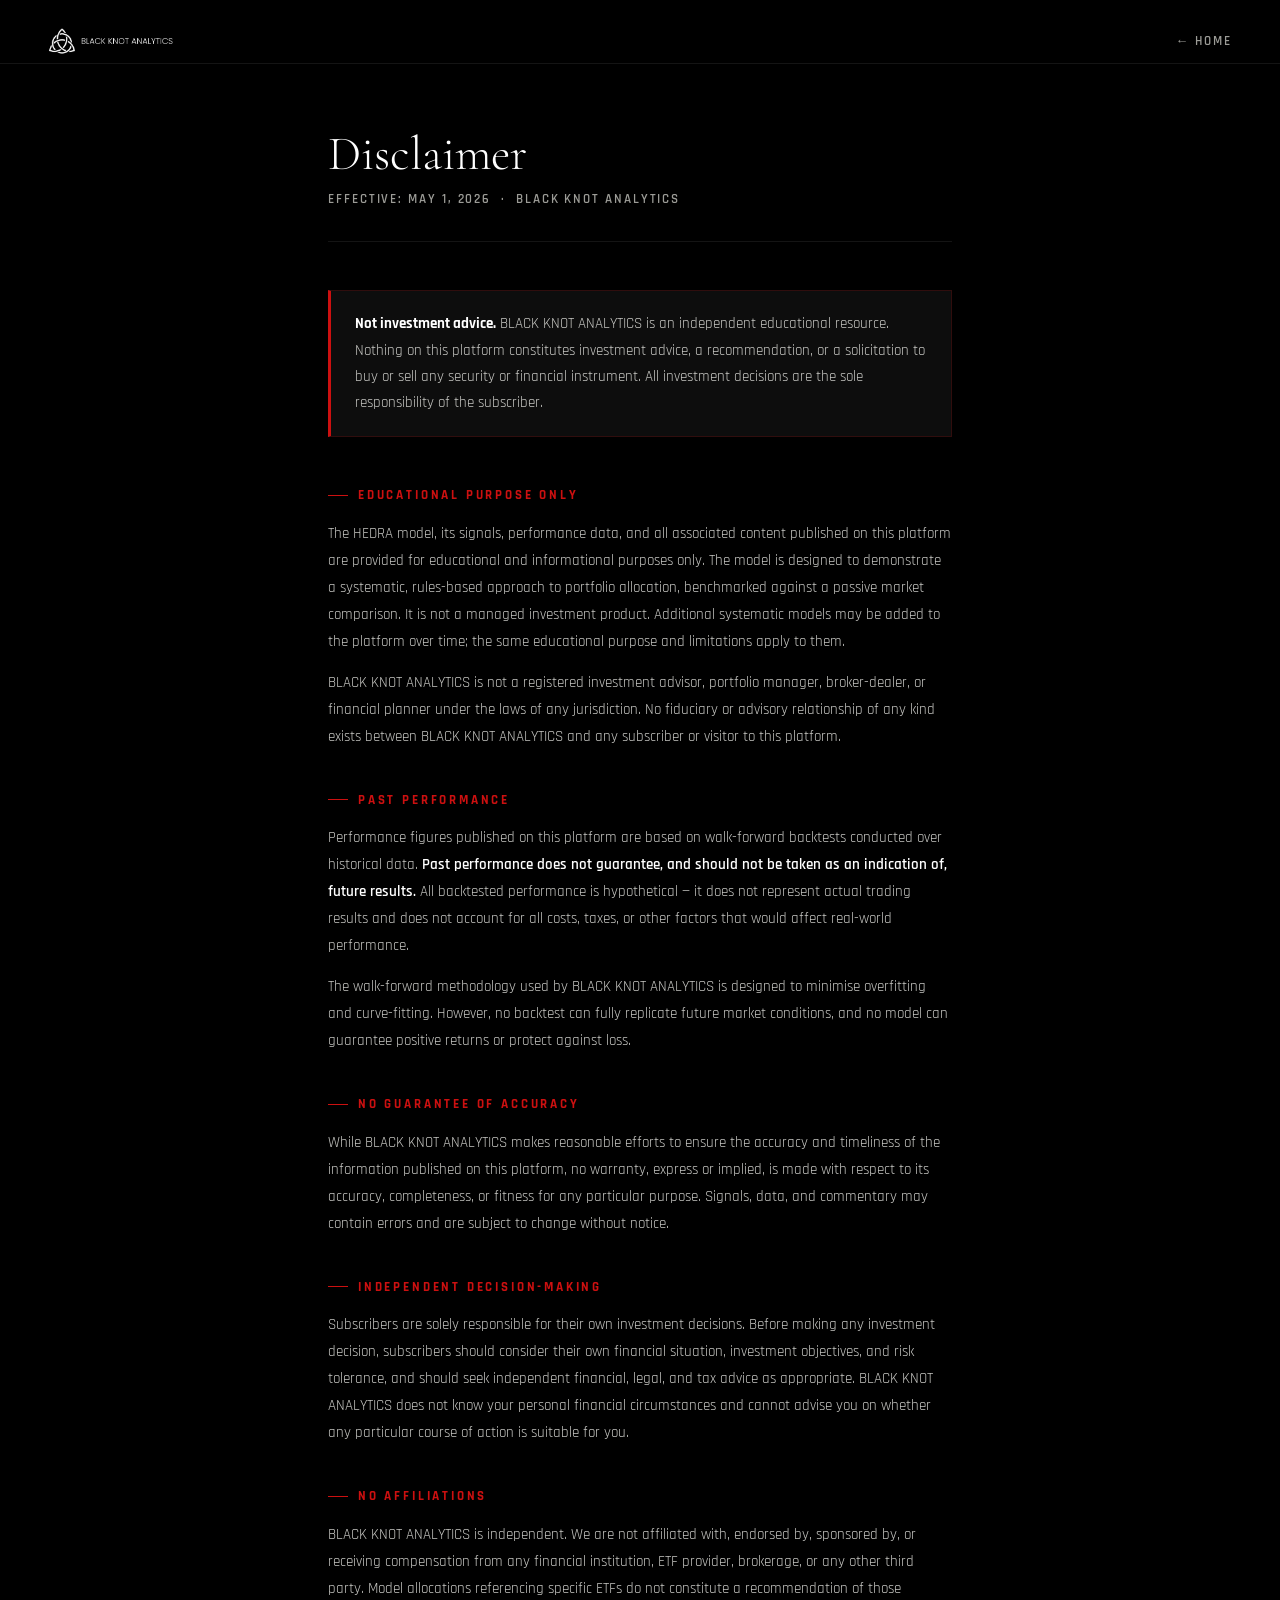
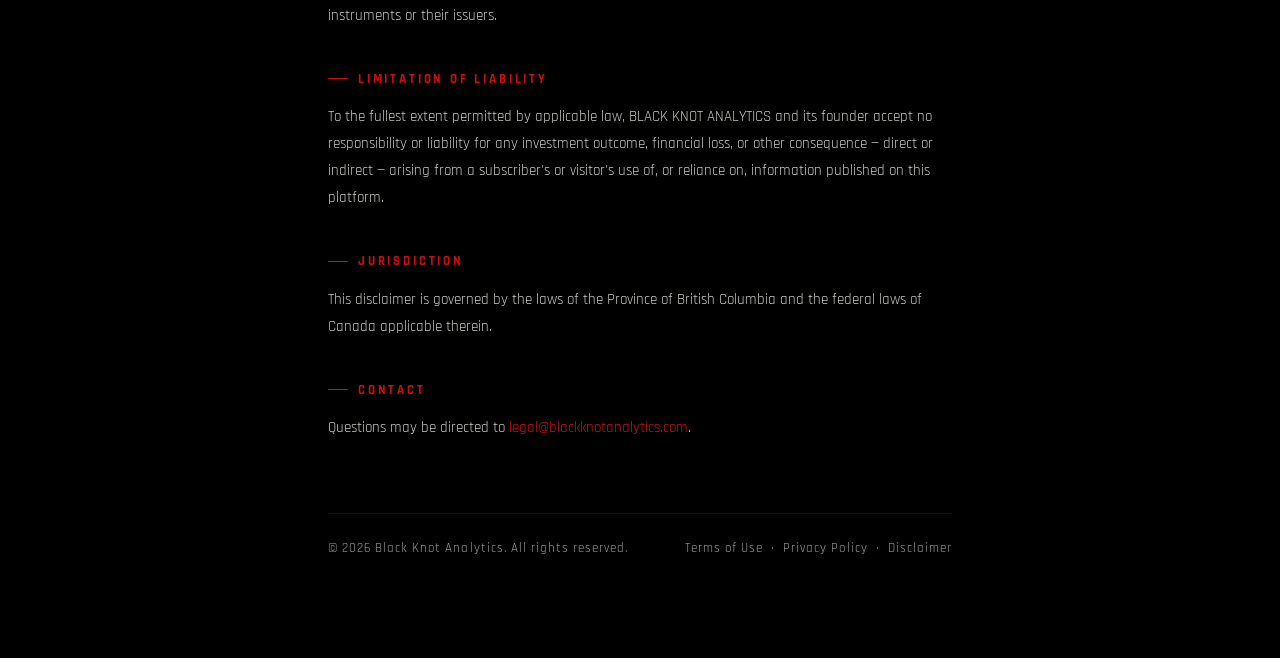
<file: disclaimer.html>
<!DOCTYPE html>
<html lang="en">
<head>
  <meta charset="UTF-8">
  <meta name="viewport" content="width=device-width, initial-scale=1.0, viewport-fit=cover">
  <meta name="description" content="Disclaimer for Black Knot Analytics — HEDRA is a systematic educational model. Not investment advice. Past performance does not guarantee future results.">
  <link rel="canonical" href="https://www.blackknotanalytics.com/disclaimer.html">
  <title>Disclaimer — Black Knot Analytics</title>

  <!-- Favicons -->
  <link rel="apple-touch-icon" sizes="180x180" href="/apple-touch-icon.png">
  <link rel="icon" type="image/png" sizes="32x32" href="/favicon-32x32.png">
  <link rel="icon" type="image/png" sizes="16x16" href="/favicon-16x16.png">
  <link rel="manifest" href="/site.webmanifest">
  <link rel="shortcut icon" href="/favicon.ico">
  <meta name="theme-color" content="#000000">

  <!-- Open Graph -->
  <meta property="og:type"        content="website">
  <meta property="og:url"         content="https://www.blackknotanalytics.com/disclaimer.html">
  <meta property="og:title"       content="Disclaimer — Black Knot Analytics">
  <meta property="og:description" content="HEDRA is a systematic educational model. Not investment advice. Past performance does not guarantee future results.">
  <meta property="og:site_name"   content="Black Knot Analytics">

  <link rel="preconnect" href="https://fonts.googleapis.com">
  <link href="https://fonts.googleapis.com/css2?family=Cormorant+Garamond:ital,wght@0,300;0,400;0,600;1,300;1,400&family=Rajdhani:wght@400;500;600;700&display=swap" rel="stylesheet">
  <link rel="stylesheet" href="bk.css">
</head>
<body>

  <header class="legal-header">
    <a href="index.html" class="legal-header-brand">
      <img src="logo.png" alt="Black Knot Analytics">
    </a>
    <a href="index.html" class="legal-header-back">← Home</a>
  </header>

  <main class="legal-page">

    <h1 class="legal-page-title">Disclaimer</h1>
    <p class="legal-page-meta">Effective: May 1, 2026 &nbsp;·&nbsp; Black Knot Analytics</p>

    <div class="legal-notice">
      <p><strong>Not investment advice.</strong> BLACK KNOT ANALYTICS is an independent educational
      resource. Nothing on this platform constitutes investment advice, a recommendation, or a
      solicitation to buy or sell any security or financial instrument. All investment decisions
      are the sole responsibility of the subscriber.</p>
    </div>

    <div class="legal-section">
      <h2>Educational purpose only</h2>
      <p>The HEDRA model, its signals, performance data, and all associated content
      published on this platform are provided for educational and informational purposes only. The
      model is designed to demonstrate a systematic, rules-based approach to portfolio allocation,
      benchmarked against a passive market comparison. It is not a managed investment product.
      Additional systematic models may be added to the platform over time; the same educational
      purpose and limitations apply to them.</p>
      <p>BLACK KNOT ANALYTICS is not a registered investment advisor, portfolio manager,
      broker-dealer, or financial planner under the laws of any jurisdiction. No fiduciary or
      advisory relationship of any kind exists between BLACK KNOT ANALYTICS and any subscriber or
      visitor to this platform.</p>
    </div>

    <div class="legal-section">
      <h2>Past performance</h2>
      <p>Performance figures published on this platform are based on walk-forward backtests conducted
      over historical data. <strong>Past performance does not guarantee, and should not be taken as
      an indication of, future results.</strong> All backtested performance is hypothetical — it does
      not represent actual trading results and does not account for all costs, taxes, or other factors
      that would affect real-world performance.</p>
      <p>The walk-forward methodology used by BLACK KNOT ANALYTICS is designed to minimise overfitting
      and curve-fitting. However, no backtest can fully replicate future market conditions, and no
      model can guarantee positive returns or protect against loss.</p>
    </div>

    <div class="legal-section">
      <h2>No guarantee of accuracy</h2>
      <p>While BLACK KNOT ANALYTICS makes reasonable efforts to ensure the accuracy and timeliness of
      the information published on this platform, no warranty, express or implied, is made with respect
      to its accuracy, completeness, or fitness for any particular purpose. Signals, data, and
      commentary may contain errors and are subject to change without notice.</p>
    </div>

    <div class="legal-section">
      <h2>Independent decision-making</h2>
      <p>Subscribers are solely responsible for their own investment decisions. Before making any
      investment decision, subscribers should consider their own financial situation, investment
      objectives, and risk tolerance, and should seek independent financial, legal, and tax advice
      as appropriate. BLACK KNOT ANALYTICS does not know your personal financial circumstances and
      cannot advise you on whether any particular course of action is suitable for you.</p>
    </div>

    <div class="legal-section">
      <h2>No affiliations</h2>
      <p>BLACK KNOT ANALYTICS is independent. We are not affiliated with, endorsed by, sponsored by,
      or receiving compensation from any financial institution, ETF provider, brokerage, or any other
      third party. Model allocations referencing specific ETFs do not constitute a recommendation of
      those instruments or their issuers.</p>
    </div>

    <div class="legal-section">
      <h2>Limitation of liability</h2>
      <p>To the fullest extent permitted by applicable law, BLACK KNOT ANALYTICS and its founder accept
      no responsibility or liability for any investment outcome, financial loss, or other consequence —
      direct or indirect — arising from a subscriber's or visitor's use of, or reliance on, information
      published on this platform.</p>
    </div>

    <div class="legal-section">
      <h2>Jurisdiction</h2>
      <p>This disclaimer is governed by the laws of the Province of British Columbia and the federal
      laws of Canada applicable therein.</p>
    </div>

    <div class="legal-section">
      <h2>Contact</h2>
      <p>Questions may be directed to
      <a href="mailto:legal@blackknotanalytics.com">legal@blackknotanalytics.com</a>.</p>
    </div>

    <footer class="legal-footer">
      <span>© 2026 Black Knot Analytics. All rights reserved.</span>
      <span>
        <a href="terms.html">Terms of Use</a> &nbsp;·&nbsp;
        <a href="privacy.html">Privacy Policy</a> &nbsp;·&nbsp;
        <a href="disclaimer.html">Disclaimer</a>
      </span>
    </footer>

  </main>

</body>
</html>
</file>
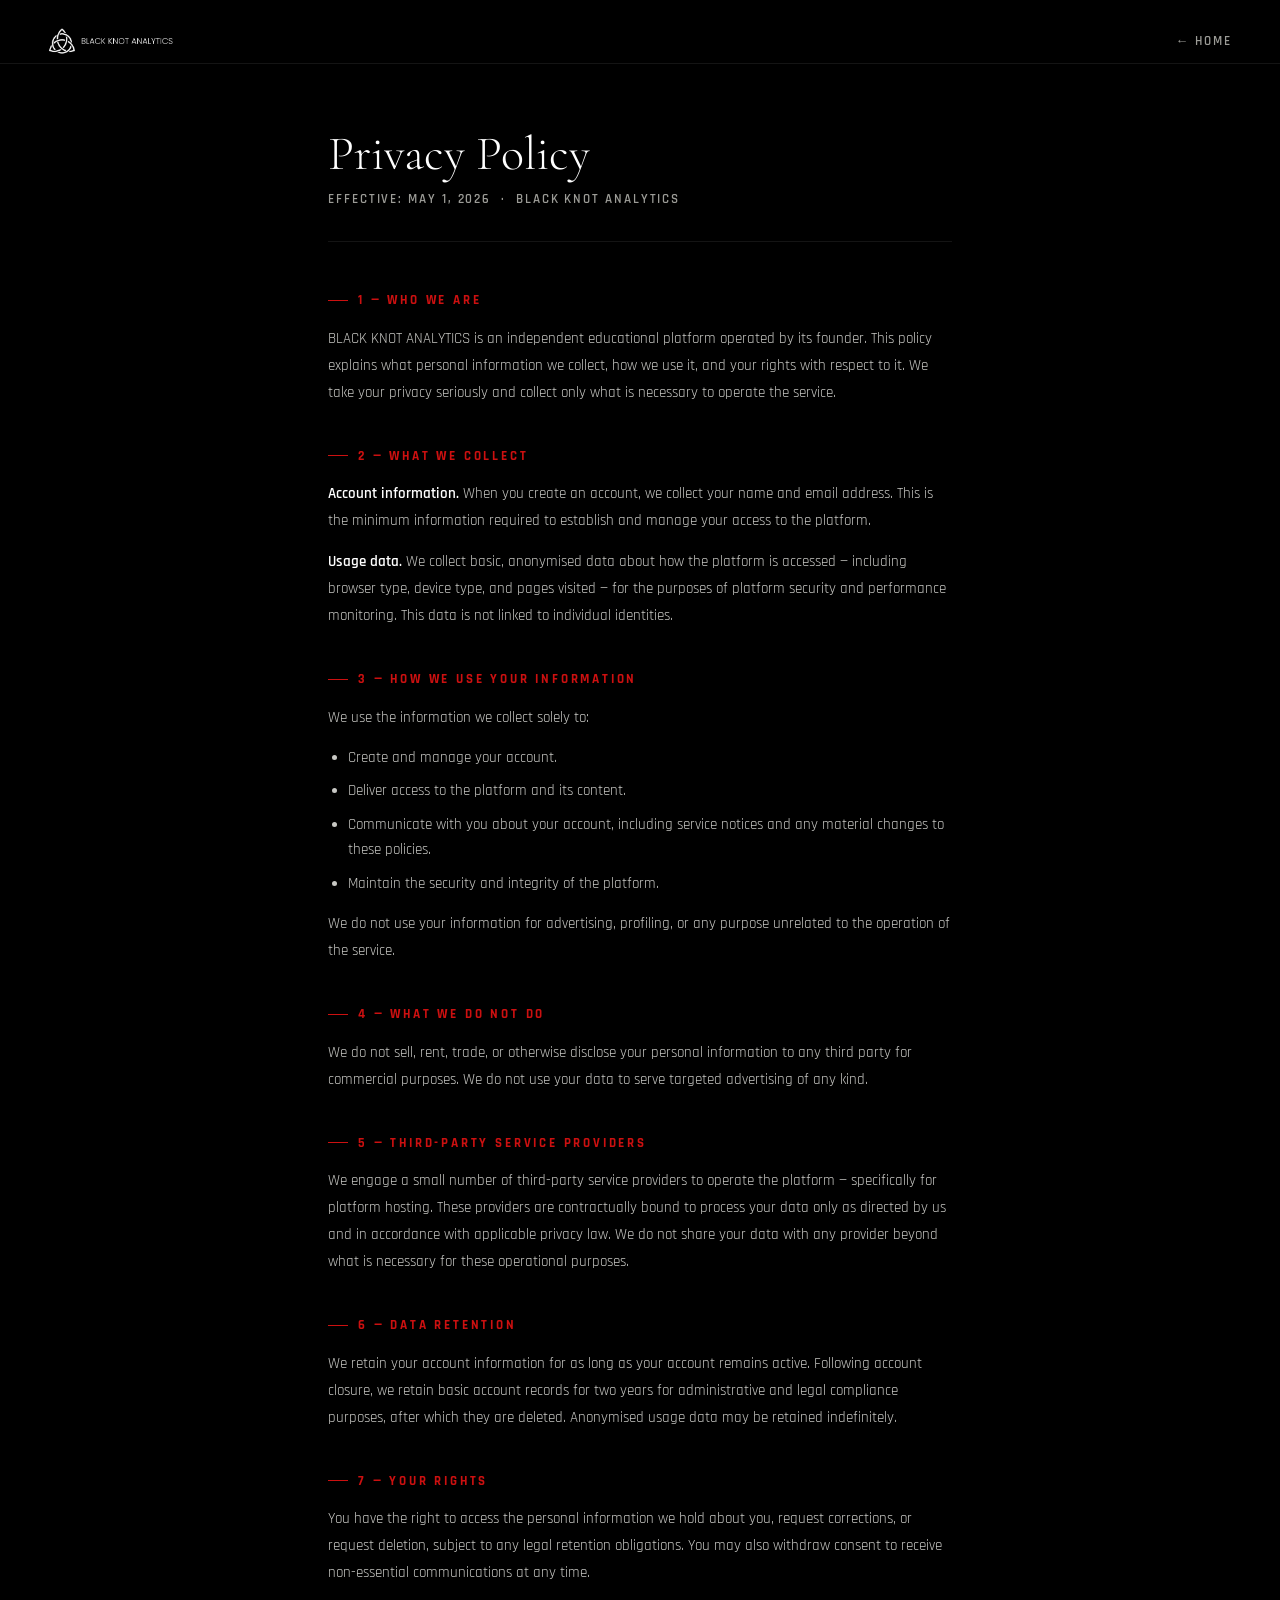
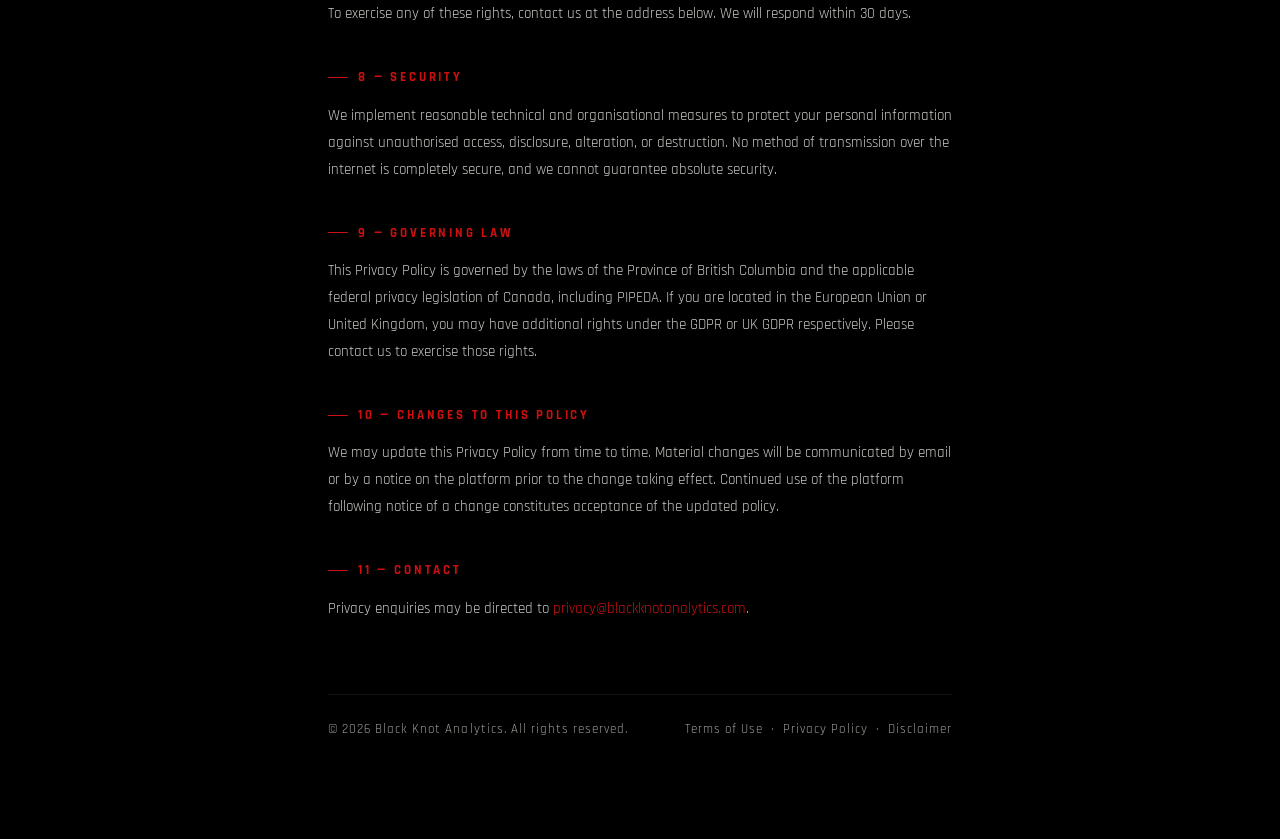
<file: privacy.html>
<!DOCTYPE html>
<html lang="en">
<head>
  <meta charset="UTF-8">
  <meta name="viewport" content="width=device-width, initial-scale=1.0, viewport-fit=cover">
  <meta name="description" content="Privacy Policy for Black Knot Analytics — how we collect, use, and protect your personal information. Governed by British Columbia and Canadian privacy law.">
  <link rel="canonical" href="https://www.blackknotanalytics.com/privacy.html">
  <title>Privacy Policy — Black Knot Analytics</title>

  <!-- Favicons -->
  <link rel="apple-touch-icon" sizes="180x180" href="/apple-touch-icon.png">
  <link rel="icon" type="image/png" sizes="32x32" href="/favicon-32x32.png">
  <link rel="icon" type="image/png" sizes="16x16" href="/favicon-16x16.png">
  <link rel="manifest" href="/site.webmanifest">
  <link rel="shortcut icon" href="/favicon.ico">
  <meta name="theme-color" content="#000000">

  <!-- Open Graph -->
  <meta property="og:type"        content="website">
  <meta property="og:url"         content="https://www.blackknotanalytics.com/privacy.html">
  <meta property="og:title"       content="Privacy Policy — Black Knot Analytics">
  <meta property="og:description" content="How Black Knot Analytics collects, uses, and protects your personal information.">
  <meta property="og:site_name"   content="Black Knot Analytics">

  <link rel="preconnect" href="https://fonts.googleapis.com">
  <link href="https://fonts.googleapis.com/css2?family=Cormorant+Garamond:ital,wght@0,300;0,400;0,600;1,300;1,400&family=Rajdhani:wght@400;500;600;700&display=swap" rel="stylesheet">
  <link rel="stylesheet" href="bk.css">
</head>
<body>

  <header class="legal-header">
    <a href="index.html" class="legal-header-brand">
      <img src="logo.png" alt="Black Knot Analytics">
    </a>
    <a href="index.html" class="legal-header-back">← Home</a>
  </header>

  <main class="legal-page">

    <h1 class="legal-page-title">Privacy Policy</h1>
    <p class="legal-page-meta">Effective: May 1, 2026 &nbsp;·&nbsp; Black Knot Analytics</p>

    <div class="legal-section">
      <h2>1 — Who we are</h2>
      <p>BLACK KNOT ANALYTICS is an independent educational platform operated by its founder.
      This policy explains what personal information we collect, how we use it, and your rights
      with respect to it. We take your privacy seriously and collect only what is necessary to
      operate the service.</p>
    </div>

    <div class="legal-section">
      <h2>2 — What we collect</h2>
      <p><strong>Account information.</strong> When you create an account, we collect your name
      and email address. This is the minimum information required to establish and manage your
      access to the platform.</p>
      <p><strong>Usage data.</strong> We collect basic, anonymised data about how the platform
      is accessed — including browser type, device type, and pages visited — for the purposes
      of platform security and performance monitoring. This data is not linked to individual
      identities.</p>
    </div>

    <div class="legal-section">
      <h2>3 — How we use your information</h2>
      <p>We use the information we collect solely to:</p>
      <ul>
        <li>Create and manage your account.</li>
        <li>Deliver access to the platform and its content.</li>
        <li>Communicate with you about your account, including service notices and any material
            changes to these policies.</li>
        <li>Maintain the security and integrity of the platform.</li>
      </ul>
      <p>We do not use your information for advertising, profiling, or any purpose unrelated
      to the operation of the service.</p>
    </div>

    <div class="legal-section">
      <h2>4 — What we do not do</h2>
      <p>We do not sell, rent, trade, or otherwise disclose your personal information to any
      third party for commercial purposes. We do not use your data to serve targeted advertising
      of any kind.</p>
    </div>

    <div class="legal-section">
      <h2>5 — Third-party service providers</h2>
      <p>We engage a small number of third-party service providers to operate the platform —
      specifically for platform hosting. These providers are contractually bound to process your
      data only as directed by us and in accordance with applicable privacy law. We do not share
      your data with any provider beyond what is necessary for these operational purposes.</p>
    </div>

    <div class="legal-section">
      <h2>6 — Data retention</h2>
      <p>We retain your account information for as long as your account remains active.
      Following account closure, we retain basic account records for two years for administrative
      and legal compliance purposes, after which they are deleted. Anonymised usage data may be
      retained indefinitely.</p>
    </div>

    <div class="legal-section">
      <h2>7 — Your rights</h2>
      <p>You have the right to access the personal information we hold about you, request
      corrections, or request deletion, subject to any legal retention obligations. You may also
      withdraw consent to receive non-essential communications at any time.</p>
      <p>To exercise any of these rights, contact us at the address below. We will respond
      within 30 days.</p>
    </div>

    <div class="legal-section">
      <h2>8 — Security</h2>
      <p>We implement reasonable technical and organisational measures to protect your personal
      information against unauthorised access, disclosure, alteration, or destruction. No method
      of transmission over the internet is completely secure, and we cannot guarantee absolute
      security.</p>
    </div>

    <div class="legal-section">
      <h2>9 — Governing law</h2>
      <p>This Privacy Policy is governed by the laws of the Province of British Columbia and the
      applicable federal privacy legislation of Canada, including PIPEDA. If you are located in
      the European Union or United Kingdom, you may have additional rights under the GDPR or UK
      GDPR respectively. Please contact us to exercise those rights.</p>
    </div>

    <div class="legal-section">
      <h2>10 — Changes to this policy</h2>
      <p>We may update this Privacy Policy from time to time. Material changes will be
      communicated by email or by a notice on the platform prior to the change taking effect.
      Continued use of the platform following notice of a change constitutes acceptance of the
      updated policy.</p>
    </div>

    <div class="legal-section">
      <h2>11 — Contact</h2>
      <p>Privacy enquiries may be directed to
      <a href="mailto:privacy@blackknotanalytics.com">privacy@blackknotanalytics.com</a>.</p>
    </div>

    <footer class="legal-footer">
      <span>© 2026 Black Knot Analytics. All rights reserved.</span>
      <span>
        <a href="terms.html">Terms of Use</a> &nbsp;·&nbsp;
        <a href="privacy.html">Privacy Policy</a> &nbsp;·&nbsp;
        <a href="disclaimer.html">Disclaimer</a>
      </span>
    </footer>

  </main>

</body>
</html>
</file>
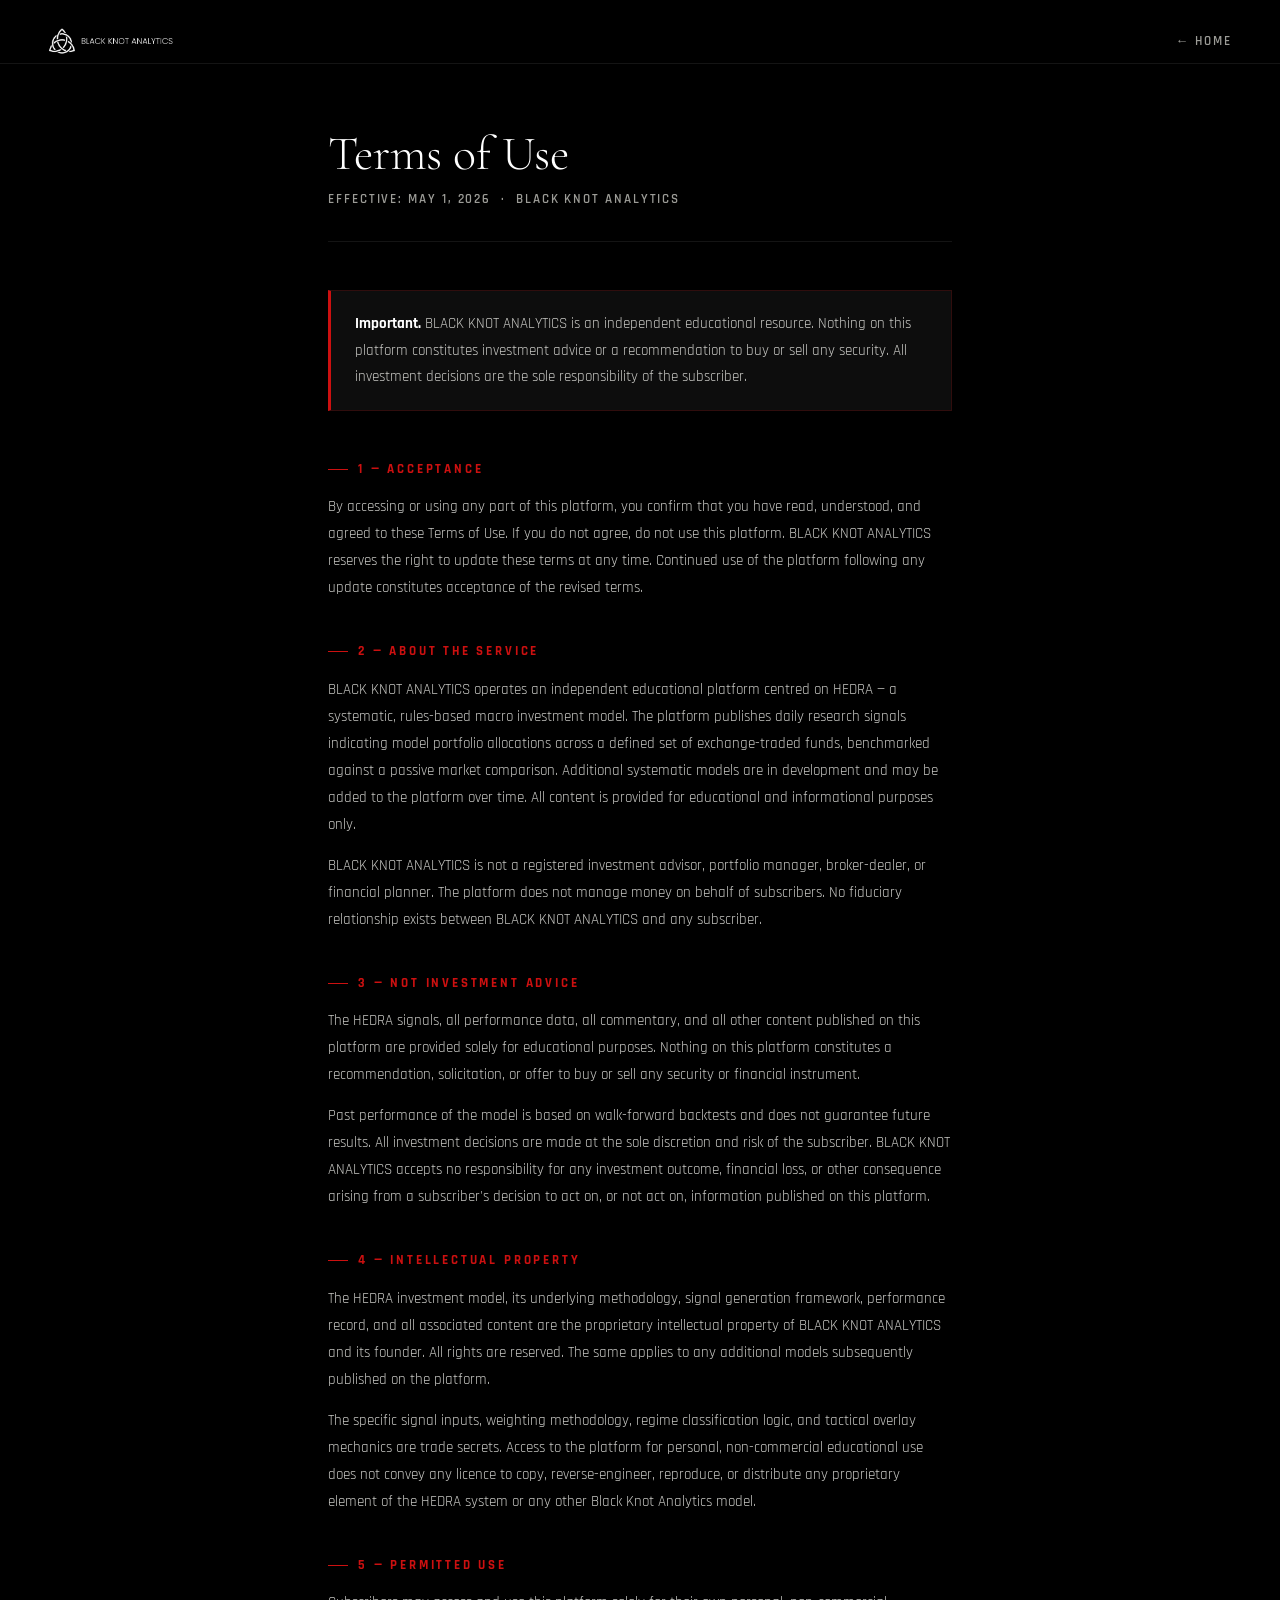
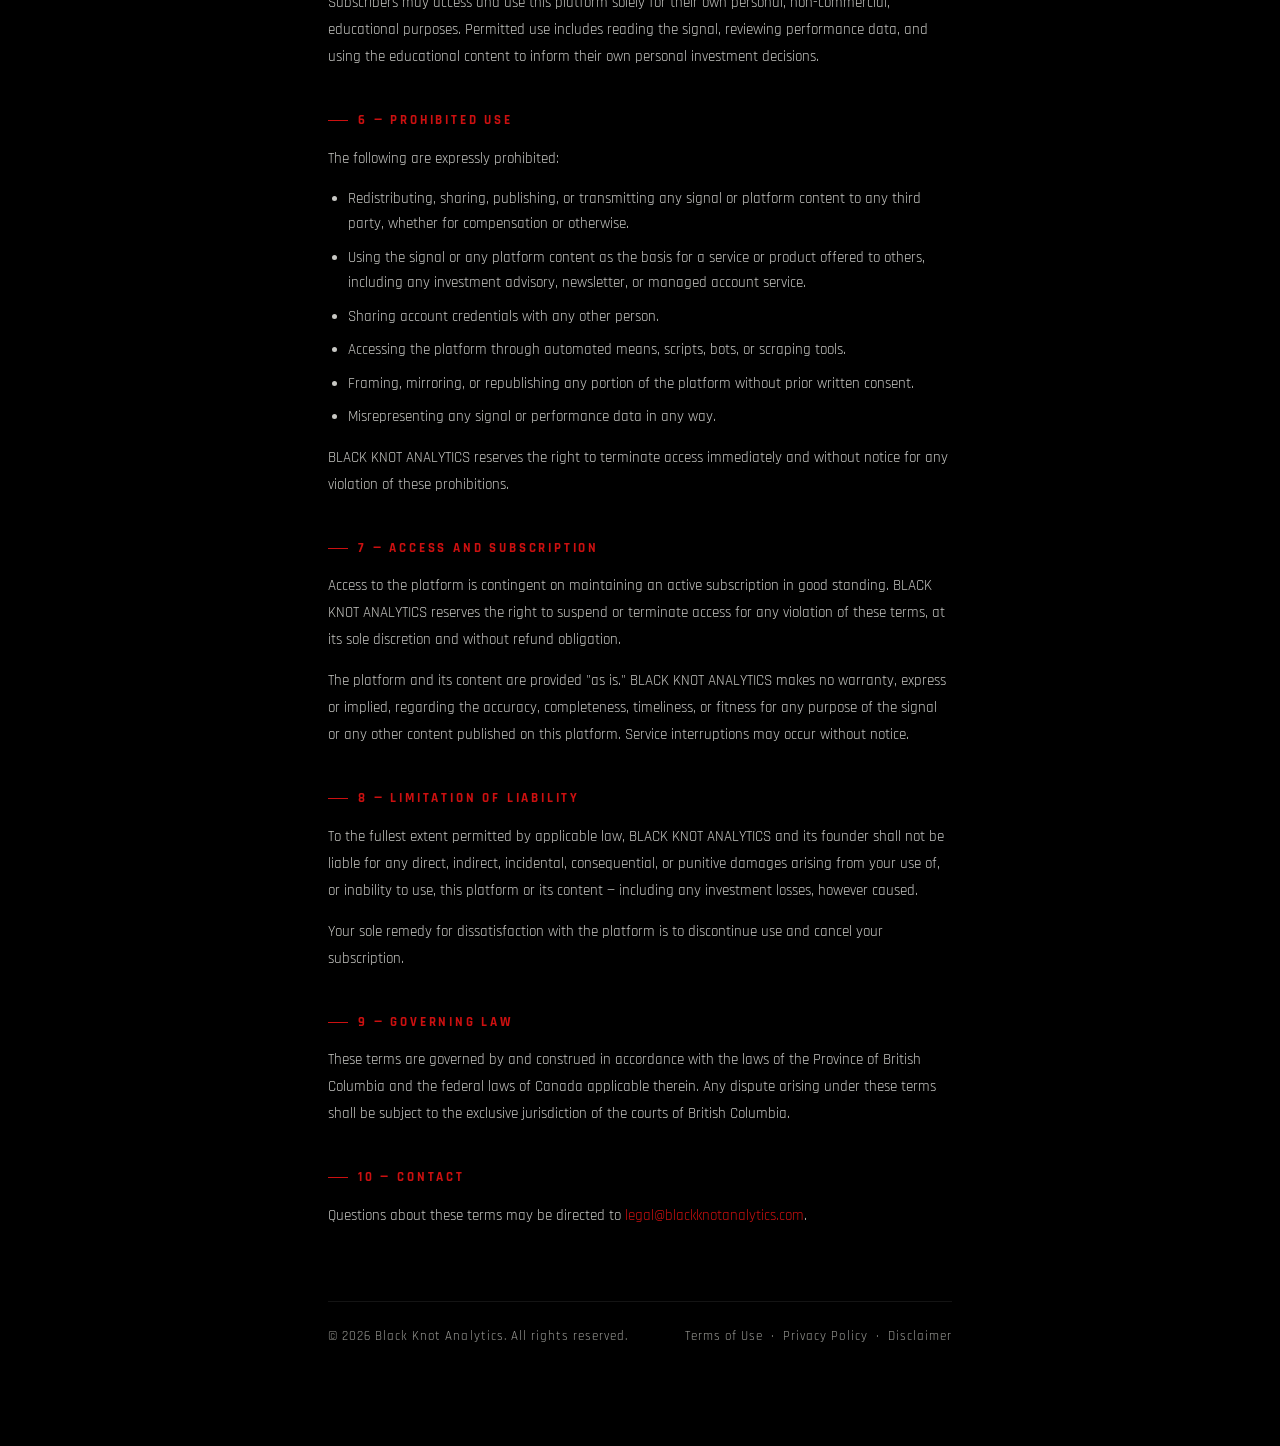
<file: terms.html>
<!DOCTYPE html>
<html lang="en">
<head>
  <meta charset="UTF-8">
  <meta name="viewport" content="width=device-width, initial-scale=1.0, viewport-fit=cover">
  <meta name="description" content="Terms of Use for Black Knot Analytics — independent educational platform for systematic macro investing. HEDRA model. Not investment advice.">
  <link rel="canonical" href="https://www.blackknotanalytics.com/terms.html">
  <title>Terms of Use — Black Knot Analytics</title>

  <!-- Favicons -->
  <link rel="apple-touch-icon" sizes="180x180" href="/apple-touch-icon.png">
  <link rel="icon" type="image/png" sizes="32x32" href="/favicon-32x32.png">
  <link rel="icon" type="image/png" sizes="16x16" href="/favicon-16x16.png">
  <link rel="manifest" href="/site.webmanifest">
  <link rel="shortcut icon" href="/favicon.ico">
  <meta name="theme-color" content="#000000">

  <!-- Open Graph -->
  <meta property="og:type"        content="website">
  <meta property="og:url"         content="https://www.blackknotanalytics.com/terms.html">
  <meta property="og:title"       content="Terms of Use — Black Knot Analytics">
  <meta property="og:description" content="Terms of Use for Black Knot Analytics — independent educational platform for systematic macro investing.">
  <meta property="og:site_name"   content="Black Knot Analytics">

  <link rel="preconnect" href="https://fonts.googleapis.com">
  <link href="https://fonts.googleapis.com/css2?family=Cormorant+Garamond:ital,wght@0,300;0,400;0,600;1,300;1,400&family=Rajdhani:wght@400;500;600;700&display=swap" rel="stylesheet">
  <link rel="stylesheet" href="bk.css">
</head>
<body>

  <header class="legal-header">
    <a href="index.html" class="legal-header-brand">
      <img src="logo.png" alt="Black Knot Analytics">
    </a>
    <a href="index.html" class="legal-header-back">← Home</a>
  </header>

  <main class="legal-page">

    <h1 class="legal-page-title">Terms of Use</h1>
    <p class="legal-page-meta">Effective: May 1, 2026 &nbsp;·&nbsp; Black Knot Analytics</p>

    <div class="legal-notice">
      <p><strong>Important.</strong> BLACK KNOT ANALYTICS is an independent educational resource.
      Nothing on this platform constitutes investment advice or a recommendation to buy or sell
      any security. All investment decisions are the sole responsibility of the subscriber.</p>
    </div>

    <div class="legal-section">
      <h2>1 — Acceptance</h2>
      <p>By accessing or using any part of this platform, you confirm that you have read,
      understood, and agreed to these Terms of Use. If you do not agree, do not use this platform.
      BLACK KNOT ANALYTICS reserves the right to update these terms at any time. Continued use of
      the platform following any update constitutes acceptance of the revised terms.</p>
    </div>

    <div class="legal-section">
      <h2>2 — About the service</h2>
      <p>BLACK KNOT ANALYTICS operates an independent educational platform centred on HEDRA —
      a systematic, rules-based macro investment model. The platform publishes daily research
      signals indicating model portfolio allocations across a defined set of exchange-traded funds,
      benchmarked against a passive market comparison. Additional systematic models are in
      development and may be added to the platform over time. All content is provided for
      educational and informational purposes only.</p>
      <p>BLACK KNOT ANALYTICS is not a registered investment advisor, portfolio manager,
      broker-dealer, or financial planner. The platform does not manage money on behalf of
      subscribers. No fiduciary relationship exists between BLACK KNOT ANALYTICS and any
      subscriber.</p>
    </div>

    <div class="legal-section">
      <h2>3 — Not investment advice</h2>
      <p>The HEDRA signals, all performance data, all commentary,
      and all other content published on this platform are provided solely for educational purposes.
      Nothing on this platform constitutes a recommendation, solicitation, or offer to buy or sell
      any security or financial instrument.</p>
      <p>Past performance of the model is based on walk-forward backtests and does not guarantee
      future results. All investment decisions are made at the sole discretion and risk of the
      subscriber. BLACK KNOT ANALYTICS accepts no responsibility for any investment outcome,
      financial loss, or other consequence arising from a subscriber's decision to act on, or not
      act on, information published on this platform.</p>
    </div>

    <div class="legal-section">
      <h2>4 — Intellectual property</h2>
      <p>The HEDRA investment model, its underlying methodology, signal generation
      framework, performance record, and all associated content are the proprietary intellectual
      property of BLACK KNOT ANALYTICS and its founder. All rights are reserved. The same applies
      to any additional models subsequently published on the platform.</p>
      <p>The specific signal inputs, weighting methodology, regime classification logic, and tactical
      overlay mechanics are trade secrets. Access to the platform for personal, non-commercial
      educational use does not convey any licence to copy, reverse-engineer, reproduce, or distribute
      any proprietary element of the HEDRA system or any other Black Knot Analytics model.</p>
    </div>

    <div class="legal-section">
      <h2>5 — Permitted use</h2>
      <p>Subscribers may access and use this platform solely for their own personal, non-commercial,
      educational purposes. Permitted use includes reading the signal, reviewing performance data,
      and using the educational content to inform their own personal investment decisions.</p>
    </div>

    <div class="legal-section">
      <h2>6 — Prohibited use</h2>
      <p>The following are expressly prohibited:</p>
      <ul>
        <li>Redistributing, sharing, publishing, or transmitting any signal or platform content to
            any third party, whether for compensation or otherwise.</li>
        <li>Using the signal or any platform content as the basis for a service or product offered
            to others, including any investment advisory, newsletter, or managed account service.</li>
        <li>Sharing account credentials with any other person.</li>
        <li>Accessing the platform through automated means, scripts, bots, or scraping tools.</li>
        <li>Framing, mirroring, or republishing any portion of the platform without prior written
            consent.</li>
        <li>Misrepresenting any signal or performance data in any way.</li>
      </ul>
      <p>BLACK KNOT ANALYTICS reserves the right to terminate access immediately and without notice
      for any violation of these prohibitions.</p>
    </div>

    <div class="legal-section">
      <h2>7 — Access and subscription</h2>
      <p>Access to the platform is contingent on maintaining an active subscription in good standing.
      BLACK KNOT ANALYTICS reserves the right to suspend or terminate access for any violation of
      these terms, at its sole discretion and without refund obligation.</p>
      <p>The platform and its content are provided "as is." BLACK KNOT ANALYTICS makes no warranty,
      express or implied, regarding the accuracy, completeness, timeliness, or fitness for any purpose
      of the signal or any other content published on this platform. Service interruptions may occur
      without notice.</p>
    </div>

    <div class="legal-section">
      <h2>8 — Limitation of liability</h2>
      <p>To the fullest extent permitted by applicable law, BLACK KNOT ANALYTICS and its founder
      shall not be liable for any direct, indirect, incidental, consequential, or punitive damages
      arising from your use of, or inability to use, this platform or its content — including any
      investment losses, however caused.</p>
      <p>Your sole remedy for dissatisfaction with the platform is to discontinue use and cancel
      your subscription.</p>
    </div>

    <div class="legal-section">
      <h2>9 — Governing law</h2>
      <p>These terms are governed by and construed in accordance with the laws of the Province of
      British Columbia and the federal laws of Canada applicable therein. Any dispute arising under
      these terms shall be subject to the exclusive jurisdiction of the courts of British Columbia.</p>
    </div>

    <div class="legal-section">
      <h2>10 — Contact</h2>
      <p>Questions about these terms may be directed to
      <a href="mailto:legal@blackknotanalytics.com">legal@blackknotanalytics.com</a>.</p>
    </div>

    <footer class="legal-footer">
      <span>© 2026 Black Knot Analytics. All rights reserved.</span>
      <span>
        <a href="terms.html">Terms of Use</a> &nbsp;·&nbsp;
        <a href="privacy.html">Privacy Policy</a> &nbsp;·&nbsp;
        <a href="disclaimer.html">Disclaimer</a>
      </span>
    </footer>

  </main>

</body>
</html>
</file>
<file: bk.css>
/* ═══════════════════════════════════════════════════════════════
   BLACK KNOT ANALYTICS — Integrated Stylesheet
   bk.css — the single source of truth for every page.

   No page carries its own <style> block. All styling lives here,
   organised in layers (leading practice / ITCSS-style cascade):

     1. TOKENS        design variables
     2. RESET / BASE  element defaults, a11y
     3. LAYOUT        page shells, sections, footer
     4. COMPONENTS    nav, hero, cards, tables, forms, modal, legal, auth
     5. UTILITIES     helpers
     6. RESPONSIVE    breakpoints + safe-area

   Naming is model-agnostic: a model column is .col-model / .td-model,
   a model signal card is .signal-card. Adding a second model requires
   NO new CSS — reuse these components.
═══════════════════════════════════════════════════════════════ */


/* ═══════════════════════════════════════════════════════════════
   1 — TOKENS
═══════════════════════════════════════════════════════════════ */
:root {
  /* Palette */
  --black:       #000000;
  --red:         #CC1010;
  --red-dark:    #991010;
  --white:       #FFFFFF;
  --off-white:   #F2F2F0;
  --grey:        #9C9C97;
  --light-grey:  #C8C8C4;
  --card-bg:     #0D0D0D;
  --card-border: rgba(204,16,16,0.18);
  --line:        rgba(255,255,255,0.08);

  /* Compatibility aliases */
  --dark:   #0D0D0D;
  --border: rgba(255,255,255,0.08);

  /* Performance colours */
  --green-pos:  #4ade80;
  --red-neg:    #f87171;
  --yellow-neu: #fbbf24;

  /* Asset colours */
  --color-spy:  #4ade80;
  --color-gld:  #fbbf24;
  --color-tlt:  #60a5fa;
  --color-bil:  #888884;

  /* Typography — families */
  --font-display: 'Cormorant Garamond', Georgia, serif;
  --font-ui:      'Rajdhani', sans-serif;
  --font-mono:    'Courier New', Courier, monospace;

  /* Typography — scale */
  --fs-xs:   0.8rem;
  --fs-sm:   0.875rem;
  --fs-md:   0.9375rem;
  --fs-base: 1rem;
  --fs-lg:   1.125rem;
  --fs-xl:   1.25rem;
  --fs-2xl:  1.5rem;
  --fs-3xl:  2rem;

  /* Spacing */
  --page-gutter:    48px;
  --page-gutter-sm: 24px;
  --section-gap:    100px;

  /* Chrome */
  --nav-h: 64px;
}


/* ═══════════════════════════════════════════════════════════════
   2 — RESET / BASE
═══════════════════════════════════════════════════════════════ */
*, *::before, *::after { box-sizing: border-box; margin: 0; padding: 0; }

html {
  height: 100%;
  font-size: 16px;
  scroll-behavior: smooth;
  -webkit-text-size-adjust: 100%;
  text-size-adjust: 100%;
}
@media (prefers-reduced-motion: reduce) {
  html { scroll-behavior: auto; }
  * { animation-duration: 0.001ms !important; transition-duration: 0.001ms !important; }
}

body {
  background: var(--black);
  color: var(--white);
  font-family: var(--font-ui);
  font-size: var(--fs-base);
  line-height: 1.6;
  min-height: 100%;
  overflow-x: hidden;
  -webkit-tap-highlight-color: transparent;
  -webkit-font-smoothing: antialiased;
}

a   { text-decoration: none; color: inherit; }
img { max-width: 100%; display: block; }
button { cursor: pointer; border: none; background: none; font-family: inherit; color: inherit; }

a, button, input, select, textarea, [role="button"] { touch-action: manipulation; }

/* Visible keyboard focus (a11y) */
:focus-visible { outline: 2px solid var(--red); outline-offset: 2px; }

/* Inputs never zoom on iOS (>=16px), revert to inherit on desktop */
input, select, textarea, button { font-size: max(16px, 1em); }
@media (min-width: 769px) { input, select, textarea { font-size: inherit; } }

/* Scrollbar */
::-webkit-scrollbar       { width: 3px; height: 3px; }
::-webkit-scrollbar-track { background: var(--black); }
::-webkit-scrollbar-thumb { background: var(--red); }


/* ═══════════════════════════════════════════════════════════════
   3 — LAYOUT
═══════════════════════════════════════════════════════════════ */

/* Marketing sections (index) */
.section { padding: var(--section-gap) var(--page-gutter); position: relative; }
.section-inner { max-width: 1100px; margin: 0 auto; }
.rule { border: none; border-top: 1px solid var(--line); margin: 0; }

/* Eyebrow label (shared) */
.section-eyebrow {
  font-family: var(--font-ui);
  font-size: var(--fs-sm); font-weight: 700;
  letter-spacing: 0.3em; text-transform: uppercase;
  color: var(--red);
  display: flex; align-items: center; gap: 10px;
  margin-bottom: 16px;
}
.section-eyebrow::before {
  content: ''; flex-shrink: 0;
  width: 24px; height: 1px; background: var(--red);
}

.section-title {
  font-family: var(--font-display);
  font-size: clamp(2rem, 4vw, 3.2rem);
  font-weight: 300; line-height: 1.1;
  color: var(--white); margin-bottom: 16px;
}
.section-title em { font-style: italic; color: var(--red); }

/* Dashboard page shell */
.db-page { padding-top: var(--nav-h); }
.db-page-section { display: none; }
.db-page-section.active { display: block; }
.db-inner { max-width: 1100px; margin: 0 auto; padding: 56px var(--page-gutter) 96px; }
.db-eyebrow {
  font-family: var(--font-ui);
  font-size: var(--t1-kicker); font-weight: 700;
  letter-spacing: 0.2em; text-transform: uppercase;
  color: var(--red); margin-bottom: 12px;
  display: flex; align-items: center; gap: 10px;
}
.db-eyebrow::before { content: ''; width: 20px; height: 1px; background: var(--red); flex-shrink: 0; }
.db-title {
  font-family: var(--font-display);
  font-size: clamp(1.8rem, 3vw, 2.6rem);
  font-weight: 300; line-height: 1.1; color: var(--white);
  margin-bottom: 12px;
}
.db-sub { font-size: var(--fs-md); color: var(--light-grey); line-height: 1.7; margin-bottom: 28px; }
.db-rule { border-top: 1px solid var(--line); margin: 56px 0; }


/* ═══════════════════════════════════════════════════════════════
   4 — COMPONENTS
═══════════════════════════════════════════════════════════════ */

/* ─── 4.1 Buttons ──────────────────────────────────────────────── */
.btn {
  display: inline-flex; align-items: center; justify-content: center;
  font-family: var(--font-ui);
  font-size: var(--fs-sm); font-weight: 700;
  letter-spacing: 0.18em; text-transform: uppercase;
  padding: 14px 28px; min-height: 44px;
  cursor: pointer; text-decoration: none; border: none;
  transition: background 0.2s, border-color 0.2s, color 0.2s, transform 0.15s;
}
.btn-primary { background: var(--red); color: var(--white); }
.btn-primary:hover { background: var(--red-dark); transform: translateY(-1px); }
.btn-primary:disabled { background: var(--grey); cursor: not-allowed; transform: none; }
.btn-outline { background: transparent; color: var(--white); border: 1px solid rgba(255,255,255,0.25); }
.btn-outline:hover { border-color: var(--white); }
.btn-red-outline { background: #000; color: var(--white); border: 1px solid var(--red); }
.btn-red-outline:hover { background: rgba(204,16,16,0.08); }

/* ─── 4.2 Site nav (marketing — index) ─────────────────────────── */
.site-nav {
  position: fixed; top: 0; left: 0; right: 0; z-index: 100;
  display: flex; align-items: center; justify-content: space-between;
  padding: 18px var(--page-gutter);
  padding-top: max(18px, env(safe-area-inset-top));
  padding-left: max(var(--page-gutter), env(safe-area-inset-left));
  padding-right: max(var(--page-gutter), env(safe-area-inset-right));
  background: rgba(0,0,0,0.92);
  backdrop-filter: blur(12px); -webkit-backdrop-filter: blur(12px);
  border-bottom: 1px solid var(--line);
  transition: padding 0.3s ease;
}
.site-nav.scrolled { padding-top: max(12px, env(safe-area-inset-top)); padding-bottom: 12px; }
.nav-brand { display: flex; align-items: center; gap: 14px; }
.nav-brand img { height: 44px; width: auto; display: block; }
.nav-right { display: flex; align-items: center; gap: 20px; }
.nav-login {
  font-family: var(--font-ui);
  font-size: var(--fs-sm); font-weight: 600;
  letter-spacing: 0.18em; text-transform: uppercase;
  color: var(--white);
  border: 1px solid rgba(255,255,255,0.25);
  padding: 7px 20px; min-height: 44px;
  display: inline-flex; align-items: center;
  transition: all 0.2s ease;
}
.nav-login:hover { border-color: var(--red); color: var(--red); }

/* ─── 4.3 Dashboard nav (app) ──────────────────────────────────── */
.db-nav {
  position: fixed; top: 0; left: 0; right: 0; z-index: 100;
  display: flex; align-items: center; justify-content: space-between;
  padding: 18px var(--page-gutter);
  padding-top: max(18px, env(safe-area-inset-top));
  padding-left: max(var(--page-gutter), env(safe-area-inset-left));
  padding-right: max(var(--page-gutter), env(safe-area-inset-right));
  background: rgba(0,0,0,0.95);
  border-bottom: 1px solid var(--line);
  backdrop-filter: blur(12px); -webkit-backdrop-filter: blur(12px);
}
.db-nav-logo img { height: 40px; width: auto; display: block; }
.db-nav-right { display: flex; align-items: center; gap: 24px; }
.db-nav-link {
  font-family: var(--font-ui);
  font-size: var(--fs-sm); font-weight: 600;
  letter-spacing: 0.15em; text-transform: uppercase;
  color: var(--grey); cursor: pointer; padding: 6px 0;
  background: none; border: none; transition: color 0.15s;
}
.db-nav-link:hover, .db-nav-link.active { color: var(--white); }
.db-nav-signout {
  font-family: var(--font-ui);
  font-size: var(--fs-sm); font-weight: 600;
  letter-spacing: 0.15em; text-transform: uppercase;
  color: var(--red); cursor: pointer; background: none; border: none;
  transition: opacity 0.15s;
}
.db-nav-signout:hover { opacity: 0.75; }

/* ─── 4.4 Hamburger + menu overlay (shared by both navs) ───────── */
.hamburger {
  display: flex; flex-direction: column; justify-content: center;
  gap: 5px; width: 44px; height: 44px; padding: 10px;
  cursor: pointer; background: none; border: none; z-index: 200;
}
.hamburger span {
  display: block; height: 1.5px; background: var(--white);
  transition: all 0.3s ease; transform-origin: center;
}
.hamburger.open span:nth-child(1) { transform: translateY(6.5px) rotate(45deg); }
.hamburger.open span:nth-child(2) { opacity: 0; transform: scaleX(0); }
.hamburger.open span:nth-child(3) { transform: translateY(-6.5px) rotate(-45deg); }

.menu-overlay {
  position: fixed; top: 68px; right: 16px; z-index: 199;
  background: #0e0e0e; border: 1px solid rgba(255,255,255,0.08);
  display: flex; flex-direction: column; min-width: 210px; padding: 6px 0;
  opacity: 0; pointer-events: none; transform: translateY(-6px);
  transition: opacity 0.18s ease, transform 0.18s ease;
  box-shadow: 0 12px 40px rgba(0,0,0,0.7);
}
.menu-overlay.open { opacity: 1; pointer-events: all; transform: translateY(0); }
.menu-overlay a, .menu-overlay button {
  font-family: var(--font-ui);
  font-size: var(--fs-sm); font-weight: 600;
  letter-spacing: 0.18em; text-transform: uppercase;
  color: var(--grey);
  padding: 11px 22px; min-height: 44px;
  display: flex; align-items: center; width: 100%;
  background: none; border: none; cursor: pointer; text-align: left;
  white-space: nowrap; transition: color 0.15s ease, background 0.15s ease;
}
.menu-overlay a:hover, .menu-overlay button:hover { color: var(--white); background: rgba(255,255,255,0.04); }
.menu-overlay a.active, .menu-overlay button.active { color: var(--white); }
.menu-divider { height: 1px; background: rgba(204,16,16,0.35); margin: 4px 0; }
.menu-accent { color: var(--red) !important; }

/* ─── 4.5 Hero (index) ─────────────────────────────────────────── */
.hero {
  min-height: 100vh;
  display: flex; flex-direction: column; justify-content: center;
  position: relative; overflow: hidden;
  padding: 120px var(--page-gutter) 80px;
  padding-top: max(120px, calc(80px + env(safe-area-inset-top)));
  padding-left: max(var(--page-gutter), env(safe-area-inset-left));
  padding-right: max(var(--page-gutter), env(safe-area-inset-right));
}
.hero-bg {
  position: absolute; inset: 0;
  background:
    radial-gradient(ellipse 80% 60% at 70% 40%, rgba(204,16,16,0.06) 0%, transparent 60%),
    radial-gradient(ellipse 50% 50% at 20% 80%, rgba(204,16,16,0.04) 0%, transparent 50%);
}
.hero-grid {
  position: absolute; inset: 0; opacity: 0.04;
  background-image:
    linear-gradient(rgba(204,16,16,0.8) 1px, transparent 1px),
    linear-gradient(90deg, rgba(204,16,16,0.8) 1px, transparent 1px);
  background-size: 60px 60px;
}
.hero-triquetra {
  position: absolute; right: -5%; top: 50%; transform: translateY(-50%);
  width: min(55vw, 700px); height: auto; opacity: 0.04; pointer-events: none;
}
.hero-content { position: relative; z-index: 1; max-width: min(820px, 100%); }
.hero-eyebrow {
  font-family: var(--font-ui);
  font-size: var(--fs-sm); font-weight: 700;
  letter-spacing: 0.3em; text-transform: uppercase;
  color: var(--red); margin-bottom: 24px;
  display: flex; align-items: center; gap: 12px;
}
.hero-eyebrow::before { content: ''; display: block; width: 32px; height: 1px; background: var(--red); }
.hero-title {
  font-family: var(--font-display);
  font-size: clamp(2rem, 3.5vw, 3.2rem);
  font-weight: 300; line-height: 1.08; letter-spacing: -0.01em;
  color: var(--white); margin-bottom: 8px;
}
.hero-title em { font-style: italic; color: var(--red); }
.hero-desc {
  font-size: var(--fs-md); font-weight: 400;
  color: var(--light-grey); line-height: 1.8;
  max-width: 560px; margin-bottom: 40px;
}
.hero-actions { display: flex; flex-wrap: wrap; gap: 16px; }
.scroll-hint {
  position: absolute; bottom: 40px; left: var(--page-gutter);
  font-family: var(--font-ui);
  font-size: 0.75rem; font-weight: 600;
  letter-spacing: 0.25em; text-transform: uppercase;
  color: var(--grey); opacity: 0.75;
}

/* ─── 4.6 About (index) ────────────────────────────────────────── */
.about-layout { display: grid; grid-template-columns: auto 1fr; gap: 64px; align-items: start; }
.founder-photo { width: min(280px, 30vw); flex-shrink: 0; position: relative; align-self: start; margin-top: 8px; }
.founder-photo img { width: 100%; height: auto; display: block; filter: grayscale(18%) contrast(1.04); }
.founder-photo::after {
  content: ''; position: absolute; bottom: 0; left: 0; right: 0; height: 60px;
  background: linear-gradient(transparent, #050505); pointer-events: none;
}
.founder-name {
  position: relative; z-index: 2; margin-top: 14px;
  font-family: var(--font-ui);
  font-size: var(--fs-sm); font-weight: 700;
  letter-spacing: 0.2em; text-transform: uppercase;
  color: var(--white); text-align: center;
}
.founder-title {
  position: relative; z-index: 2;
  font-family: var(--font-ui);
  font-size: var(--fs-xs); font-weight: 700;
  letter-spacing: 0.25em; text-transform: uppercase;
  color: var(--red); text-align: center; margin-top: 4px;
}
.founder-bio .bio-intro {
  font-family: var(--font-display);
  font-size: clamp(1rem, 1.5vw, 1.25rem);
  font-style: italic; font-weight: 300;
  color: var(--light-grey); line-height: 1.75;
  max-width: 700px; margin-bottom: 28px;
}
.founder-bio p { font-size: var(--fs-base); color: var(--off-white); line-height: 1.8; max-width: 640px; margin-bottom: 16px; }
.page-cta { margin-top: 48px; }
.page-cta a {
  font-family: var(--font-ui); font-size: var(--fs-sm); font-weight: 700;
  letter-spacing: 0.2em; text-transform: uppercase;
  color: var(--white); background: var(--red);
  padding: 15px 36px; display: inline-block; transition: opacity 0.2s ease;
}
.page-cta a:hover { opacity: 0.82; }

/* ─── 4.7 Subscribe (index) ────────────────────────────────────── */
.subscribe-inner { max-width: 480px; margin: 0 auto; text-align: center; }
.subscribe-sub { font-size: var(--fs-md); color: var(--off-white); line-height: 1.7; margin-bottom: 32px; }
.subscribe-form { display: flex; flex-direction: column; gap: 12px; text-align: left; max-width: 420px; margin: 0 auto; }
.subscribe-disclaimer { font-size: 0.82rem; color: var(--off-white); line-height: 1.6; margin-top: 20px; max-width: 420px; margin-left: auto; margin-right: auto; }
.form-row-2 { display: grid; grid-template-columns: 1fr 1fr; gap: 12px; }

/* Shared form inputs (subscribe, modal, auth) */
.subscribe-form input,
.modal-form input,
.auth-form input {
  background: #000; border: 1px solid var(--line);
  color: var(--white); padding: 14px 16px;
  font-family: var(--font-ui); font-size: max(16px, var(--fs-base));
  width: 100%;
}
.subscribe-form input::placeholder,
.modal-form input::placeholder,
.auth-form input::placeholder { color: var(--grey); }
.subscribe-form input:focus,
.modal-form input:focus,
.auth-form input:focus { outline: none; border-color: var(--red); }

.subscribe-form button,
.modal-form button,
.auth-form button {
  background: var(--red); color: var(--white);
  font-family: var(--font-ui); font-size: var(--fs-sm); font-weight: 700;
  letter-spacing: 0.18em; text-transform: uppercase;
  padding: 16px; margin-top: 8px; border: none; cursor: pointer;
  transition: background 0.2s ease;
}
.subscribe-form button:hover,
.modal-form button:hover,
.auth-form button:hover { background: var(--red-dark); }
.subscribe-form button:disabled,
.modal-form button:disabled,
.auth-form button:disabled { background: var(--grey); cursor: not-allowed; }

/* ─── 4.8 Footer (index) ───────────────────────────────────────── */
.site-footer {
  padding: 72px var(--page-gutter) 40px; background: #000; border-top: 1px solid var(--line);
  padding-bottom: max(40px, env(safe-area-inset-bottom));
  padding-left: max(var(--page-gutter), env(safe-area-inset-left));
  padding-right: max(var(--page-gutter), env(safe-area-inset-right));
}
.footer-inner { max-width: 1100px; margin: 0 auto; }
.footer-top { display: grid; grid-template-columns: 1.5fr 1fr 1fr; gap: 48px; margin-bottom: 48px; }
.footer-brand img { height: 40px; width: auto; margin-bottom: 12px; display: block; }
.footer-tagline { font-size: var(--fs-md); color: var(--off-white); line-height: 1.8; }
.footer-col h5 {
  font-family: var(--font-ui); font-size: var(--fs-sm); font-weight: 700;
  letter-spacing: 0.25em; text-transform: uppercase;
  color: var(--white); margin-bottom: 16px;
}
.footer-col a { display: block; font-size: var(--fs-md); color: var(--grey); margin-bottom: 10px; transition: color 0.15s ease; }
.footer-col a:hover { color: var(--white); }
.footer-bottom { display: flex; justify-content: space-between; align-items: flex-start; flex-wrap: wrap; gap: 16px; padding-top: 32px; border-top: 1px solid var(--line); }
.footer-copy { font-size: 0.78rem; color: var(--grey); letter-spacing: 0.06em; }
.footer-legal { display: flex; gap: 24px; }
.footer-legal a { font-size: 0.78rem; color: var(--grey); transition: color 0.15s ease; }
.footer-legal a:hover { color: var(--red); }
.footer-disclaimer { width: 100%; font-size: 0.8rem; color: var(--grey); line-height: 1.7; margin-top: 16px; }

/* ─── 4.9 Signal cards (dashboard home) ────────────────────────── */
.signal-date { font-size: var(--fs-sm); color: var(--grey); letter-spacing: 0.08em; margin-bottom: 36px; }
.signal-cards { display: grid; grid-template-columns: 1fr 1fr; gap: 20px; }
.signal-card { background: var(--card-bg); border: 1px solid var(--card-border); border-left: 3px solid var(--red); padding: 32px 28px 28px; }
.signal-card-header { display: flex; align-items: center; justify-content: space-between; margin-bottom: 20px; }
.signal-card-name { font-size: var(--fs-sm); font-weight: 700; letter-spacing: 0.22em; text-transform: uppercase; color: var(--white); }
.signal-badge { font-size: var(--fs-xs); font-weight: 700; letter-spacing: 0.16em; text-transform: uppercase; padding: 5px 12px; border: 1px solid; }
.signal-badge.hold   { color: var(--green-pos);  border-color: rgba(74,222,128,0.35);  background: rgba(74,222,128,0.06); }
.signal-badge.action { color: var(--yellow-neu); border-color: rgba(251,191,36,0.35); background: rgba(251,191,36,0.08); }
/* Model Health verdict variants (same chip, three states) */
.signal-badge.healthy { color: var(--green-pos);  border-color: rgba(74,222,128,0.40);  background: rgba(74,222,128,0.07); }
.signal-badge.caution { color: var(--yellow-neu); border-color: rgba(251,191,36,0.40);  background: rgba(251,191,36,0.09); }
.signal-badge.alert   { color: var(--red-neg);    border-color: rgba(248,113,113,0.45); background: rgba(248,113,113,0.10); }
/* Model Health pill row — verdict + Returns/Drawdown component dots */
.hs-pill-row { display: flex; align-items: center; gap: 18px; flex-wrap: wrap; margin-bottom: 20px; }
.hs-dot-chip { display: inline-flex; align-items: center; gap: 7px; font-size: var(--fs-md); color: #C8C8C4; letter-spacing: 0.02em; }
.hs-dot      { width: 9px; height: 9px; border-radius: 50%; display: inline-block; flex: none; }
.hs-pill-sub { margin-left: auto; font-size: var(--fs-sm); color: var(--grey); letter-spacing: 0.14em; text-transform: uppercase; }
.signal-kpis { display: grid; grid-template-columns: repeat(3, 1fr); gap: 8px; margin-bottom: 24px; }
.signal-kpi { background: #0a0a0a; padding: 14px 12px; }
.signal-kpi-label { font-size: var(--fs-sm); font-weight: 700; letter-spacing: 0.08em; text-transform: uppercase; color: var(--grey); margin-bottom: 8px; white-space: nowrap; }
.signal-kpi-val { font-family: var(--font-display); font-size: clamp(1.35rem, 3.4vw, 2.2rem); font-weight: 300; line-height: 1; }
.signal-kpi-val.pos { color: var(--green-pos); }
.signal-kpi-val.neg { color: var(--red-neg); }
.signal-kpi-val.neu { color: var(--white); }

/* Anonymised allocation display (A/B/C/D) on the model card */
.signal-alloc-label { font-size: var(--fs-md); font-weight: 700; letter-spacing: 0.2em; text-transform: uppercase; color: var(--grey); margin-bottom: 12px; }
.signal-alloc-row { display: flex; gap: 8px; }
.signal-alloc-block { flex: 1 1 0; min-width: 0; text-align: center; padding: 14px 6px 12px; background: #0a0a0a; }
.signal-alloc-ticker { font-size: var(--fs-md); font-weight: 700; letter-spacing: 0.14em; text-transform: uppercase; color: var(--grey); margin-bottom: 6px; }
.signal-alloc-pct { font-family: var(--font-display); font-size: 1.6rem; font-weight: 600; color: var(--white); }
.signal-alloc-pct.zero { color: #444; }

/* Model signal panel (model detail page) — status only, never weights */
.signal-panel { background: #111; border: 1px solid rgba(255,255,255,0.12); padding: 24px 26px 22px; }

/* ─── 4.10 Tables — generic + performance ──────────────────────── */
table { width: 100%; border-collapse: collapse; font-size: var(--fs-md); }
thead tr { background: #0a0a0a; }
th {
  font-size: var(--fs-sm); font-weight: 700; letter-spacing: 0.18em; text-transform: uppercase;
  color: var(--grey); padding: 12px 16px; text-align: right;
  border-bottom: 1px solid var(--line); white-space: nowrap;
}
th:first-child { text-align: left; }
th.col-model { color: var(--white); }
td { padding: 11px 16px; font-size: var(--fs-md); border-bottom: 1px solid rgba(255,255,255,0.03); color: var(--grey); text-align: right; white-space: nowrap; }
td:first-child { text-align: left; color: var(--light-grey); }
tr:last-child td { border-bottom: none; }
tr:hover td { background: rgba(255,255,255,0.015); }

/* Table value utilities */
.td-model { color: var(--white) !important; font-weight: 600; }
.td-pos   { color: var(--green-pos) !important; font-weight: 600; }
.td-neg   { color: var(--red-neg) !important; font-weight: 600; }
.td-bench { color: var(--grey); }

/* Performance table (dashboard) */
.perf-table-block { margin-bottom: 44px; }
.perf-table-heading {
  font-size: var(--fs-xs); font-weight: 700; letter-spacing: 0.22em; text-transform: uppercase;
  color: var(--white); margin-bottom: 14px; padding-bottom: 10px;
  border-bottom: 1px solid rgba(204,16,16,0.3);
}
.perf-table-note { font-size: var(--fs-xs); color: var(--grey); font-style: italic; margin-bottom: 14px; }
.perf-table-wrap { overflow-x: auto; -webkit-overflow-scrolling: touch; }
.perf-table { width: 100%; border-collapse: collapse; font-size: var(--fs-base); min-width: 360px; table-layout: fixed; }
.perf-table th:first-child, .perf-table td:first-child { width: 52%; }
.perf-table th:nth-child(2), .perf-table td:nth-child(2) { width: 16%; }
.perf-table th:nth-child(3), .perf-table td:nth-child(3) { width: 16%; }
.perf-table th:nth-child(4), .perf-table td:nth-child(4) { width: 16%; }
.perf-table th { text-align: right; }
.perf-table th:first-child { text-align: left; }
.perf-table td { padding: 11px 14px; }
.perf-table .row-ytd td { background: rgba(255,255,255,0.025); }
.perf-table .row-divider td { border-top: 1px solid rgba(255,255,255,0.08); padding-top: 14px; }

/* ─── 4.11 Modal (index sign-in / forgot) ──────────────────────── */
.modal-overlay {
  position: fixed; inset: 0; z-index: 300;
  background: rgba(0,0,0,0.85);
  backdrop-filter: blur(6px); -webkit-backdrop-filter: blur(6px);
  display: none; align-items: center; justify-content: center; padding: 24px;
}
.modal-overlay.open { display: flex; }
.modal-card { max-width: 420px; width: 100%; background: var(--card-bg); border: 1px solid var(--card-border); padding: 40px 32px; position: relative; }
.modal-close { position: absolute; top: 8px; right: 8px; width: 44px; height: 44px; color: var(--grey); font-size: 1.4rem; cursor: pointer; line-height: 1; background: none; border: none; }
.modal-close:hover { color: var(--red); }
.modal-title { font-family: var(--font-display); font-size: 2rem; font-weight: 600; color: var(--white); margin-bottom: 8px; }
.modal-sub { font-size: var(--fs-md); color: var(--grey); margin-bottom: 24px; }
.modal-form { display: flex; flex-direction: column; gap: 12px; }
.modal-msg { margin-top: 14px; font-size: var(--fs-md); min-height: 1.2em; }
.modal-msg.success { color: var(--green-pos); }
.modal-msg.error   { color: var(--red-neg); }
.modal-footer { margin-top: 16px; font-size: 0.85rem; color: var(--grey); text-align: center; }
.modal-footer a { color: var(--red); }

/* ─── 4.12 Auth card (verify / reset-password) ─────────────────── */
.auth-wrap { min-height: 100vh; display: flex; align-items: center; justify-content: center; padding: 40px 24px; }
.auth-card { max-width: 460px; width: 100%; background: var(--card-bg); border: 1px solid var(--card-border); padding: 48px 40px; text-align: center; }
.auth-eyebrow { font-family: var(--font-ui); font-size: var(--fs-sm); font-weight: 700; letter-spacing: 0.25em; text-transform: uppercase; color: var(--red); margin-bottom: 16px; }
.auth-eyebrow.error { color: var(--red-neg); }
.auth-title { font-family: var(--font-display); font-size: 2.2rem; font-weight: 600; line-height: 1.1; margin-bottom: 18px; color: var(--white); }
.auth-msg { font-size: var(--fs-base); color: var(--light-grey); margin-bottom: 28px; line-height: 1.6; }
.auth-form { display: flex; flex-direction: column; gap: 14px; text-align: left; }
.auth-footer { margin-top: 24px; font-size: 0.875rem; color: var(--grey); }
.auth-footer a { color: var(--red); }
.auth-strength-bar { height: 4px; border-radius: 2px; background: var(--line); overflow: hidden; margin-top: -6px; }
.auth-strength-fill { height: 100%; width: 0%; transition: width 0.3s, background 0.3s; border-radius: 2px; }
.auth-result-msg { margin-top: 16px; font-size: 0.9375rem; min-height: 1.2em; }
.auth-result-msg.success { color: var(--green-pos); }
.auth-result-msg.error   { color: var(--red-neg); }

/* ─── 4.13 Legal pages (terms / privacy / disclaimer) ──────────── */
.legal-header {
  background: rgba(0,0,0,0.95); border-bottom: 1px solid var(--line);
  height: var(--nav-h); display: flex; align-items: center; justify-content: space-between;
  padding: 0 var(--page-gutter); position: sticky; top: 0; z-index: 10;
  backdrop-filter: blur(12px); -webkit-backdrop-filter: blur(12px);
  padding-left: max(var(--page-gutter), env(safe-area-inset-left));
  padding-right: max(var(--page-gutter), env(safe-area-inset-right));
  padding-top: env(safe-area-inset-top);
}
.legal-header-brand { font-family: var(--font-ui); font-size: var(--fs-xs); font-weight: 700; letter-spacing: 0.25em; text-transform: uppercase; color: var(--white); display: inline-flex; align-items: center; min-height: 44px; gap: 10px; }
.legal-header-brand img { height: 28px; width: auto; }
.legal-header-back { font-family: var(--font-ui); font-size: var(--fs-xs); font-weight: 600; letter-spacing: 0.15em; text-transform: uppercase; color: var(--grey); display: inline-flex; align-items: center; min-height: 44px; transition: color 0.2s; }
.legal-header-back:hover { color: var(--white); }
.legal-page { max-width: 720px; margin: 64px auto 100px; padding: 0 var(--page-gutter); padding-bottom: max(100px, env(safe-area-inset-bottom)); }
.legal-page-title { font-family: var(--font-display); font-size: clamp(2rem, 4vw, 3rem); font-weight: 300; line-height: 1.1; color: var(--white); margin-bottom: 8px; }
.legal-page-meta { font-family: var(--font-ui); font-size: var(--fs-xs); font-weight: 600; letter-spacing: 0.15em; text-transform: uppercase; color: var(--grey); margin-bottom: 48px; padding-bottom: 32px; border-bottom: 1px solid var(--line); }
.legal-notice { background: var(--card-bg); border: 1px solid var(--card-border); border-left: 3px solid var(--red); padding: 20px 24px; margin-bottom: 48px; }
.legal-notice p { font-size: var(--fs-md); color: var(--light-grey); margin: 0; line-height: 1.75; }
.legal-notice strong { color: var(--white); }
.legal-section { margin-bottom: 40px; }
.legal-section h2 { font-family: var(--font-ui); font-size: var(--fs-xs); font-weight: 700; letter-spacing: 0.22em; text-transform: uppercase; color: var(--red); margin-bottom: 14px; display: flex; align-items: center; gap: 10px; }
.legal-section h2::before { content: ''; display: block; width: 20px; height: 1px; background: var(--red); flex-shrink: 0; }
.legal-section p { margin-bottom: 14px; color: var(--light-grey); font-size: var(--fs-md); line-height: 1.8; }
.legal-section p:last-child { margin-bottom: 0; }
.legal-section ul { margin: 0 0 14px 20px; }
.legal-section ul li { margin-bottom: 8px; color: var(--light-grey); font-size: var(--fs-md); line-height: 1.7; }
.legal-section strong { color: var(--white); font-weight: 600; }
.legal-section a { color: var(--red); }
.legal-section a:hover { text-decoration: underline; }
.legal-footer { margin-top: 72px; padding-top: 24px; border-top: 1px solid var(--line); font-family: var(--font-ui); font-size: var(--fs-xs); letter-spacing: 0.08em; color: var(--grey); display: flex; justify-content: space-between; flex-wrap: wrap; gap: 12px; }
.legal-footer a { color: var(--grey); transition: color 0.2s; }
.legal-footer a:hover { color: var(--white); }

/* ─── 4.14 Misc ────────────────────────────────────────────────── */
.loading { font-size: var(--fs-sm); color: var(--grey); letter-spacing: 0.1em; text-align: center; padding: 40px 0; }
.data-error-banner {
  background: rgba(248,113,113,0.08); border: 1px solid rgba(248,113,113,0.3);
  border-left: 3px solid var(--red-neg); padding: 16px 20px; margin-bottom: 28px;
  font-size: var(--fs-sm); color: var(--red-neg); letter-spacing: 0.04em; display: none;
}
.data-error-banner.visible { display: block; }


/* ═══════════════════════════════════════════════════════════════
   5 — UTILITIES
═══════════════════════════════════════════════════════════════ */
.animate { opacity: 0; transform: translateY(20px); transition: opacity 0.6s ease, transform 0.6s ease; }
.animate.in { opacity: 1; transform: translateY(0); }


/* ═══════════════════════════════════════════════════════════════
   6 — RESPONSIVE
═══════════════════════════════════════════════════════════════ */
@media (max-width: 768px) {
  :root { --page-gutter: var(--page-gutter-sm); }

  .section { padding: 72px var(--page-gutter-sm); padding-left: max(24px, env(safe-area-inset-left)); padding-right: max(24px, env(safe-area-inset-right)); }
  .section-title { font-size: 1.8rem; }

  .site-nav { padding-left: max(24px, env(safe-area-inset-left)); padding-right: max(24px, env(safe-area-inset-right)); padding-top: max(14px, env(safe-area-inset-top)); padding-bottom: 14px; }
  .db-nav { padding-left: 20px; padding-right: 20px; }
  .db-nav-link, .db-nav-signout, .nav-login { display: none; }

  .hero { padding-left: max(24px, env(safe-area-inset-left)); padding-right: max(24px, env(safe-area-inset-right)); }
  .scroll-hint { display: none; }
  .about-layout { gap: 40px; }
  .db-inner { padding: 36px 20px 64px; }

  .signal-cards { grid-template-columns: 1fr; }
  .footer-top { grid-template-columns: 1fr; gap: 32px; }
  .footer-bottom { flex-direction: column; align-items: flex-start; }
  .footer-legal { gap: 16px; }

  .legal-page { margin-top: 40px; padding: 0 var(--page-gutter-sm); }
  .legal-page-title { font-size: 2rem; }
  .legal-notice { padding: 16px 18px; }
  .legal-header { padding-left: max(24px, env(safe-area-inset-left)); padding-right: max(24px, env(safe-area-inset-right)); }

  th, td { padding: 10px 12px; }
  .modal-card { padding: 32px 20px; }
  .site-footer { padding-left: max(24px, env(safe-area-inset-left)); padding-right: max(24px, env(safe-area-inset-right)); }
}

@media (max-width: 680px) {
  .about-layout { grid-template-columns: 1fr; }
  .founder-photo { width: min(200px, 55vw); margin: 0 auto 8px; }
  .founder-photo::after { display: none; }
}

@media (max-width: 480px) {
  .db-title { font-size: 1.6rem; }
  .db-inner { padding: 24px 12px 48px; }
  .form-row-2 { grid-template-columns: 1fr; }
  .hero-actions { flex-direction: column; }
  .hero-actions a, .hero-actions button { width: 100%; text-align: center; }
  .legal-footer { flex-direction: column; gap: 8px; }

  .perf-table { font-size: var(--fs-md); min-width: 0; }
  .perf-table th { font-size: var(--fs-sm); padding: 8px 6px; }
  .perf-table td { font-size: var(--fs-md); padding: 8px 6px; }
  .perf-table th:first-child, .perf-table td:first-child { width: 42%; }
  .perf-table th:nth-child(2), .perf-table td:nth-child(2) { width: 19%; }
  .perf-table th:nth-child(3), .perf-table td:nth-child(3) { width: 19%; }
  .perf-table th:nth-child(4), .perf-table td:nth-child(4) { width: 20%; }
  .perf-table-wrap { overflow-x: hidden; }

  .signal-alloc-pct { font-size: 1.25rem; }
  .signal-alloc-ticker { font-size: 0.85rem; letter-spacing: 0.03em; white-space: nowrap; }
  .signal-alloc-block { padding: 12px 4px 10px; }
}

@media (max-width: 380px) {
  .hero-title { font-size: 1.7rem; }
}

/* Safe-area: notched phones — taller sticky legal header */
@supports (padding: env(safe-area-inset-top)) {
  .legal-header { height: calc(var(--nav-h) + env(safe-area-inset-top)); align-items: flex-end; padding-bottom: 0; }
}

/* Dashboard outer wrapper (app shell) */
.db-wrap { min-height: 100vh; display: flex; flex-direction: column; }


/* ═══════════════════════════════════════════════════════════════
   7 — DASHBOARD BLOCK ADDITIONS (block-driven dashboard v4)
   New, design-system-consistent rules for the block-rendered
   dashboard. Reuses existing tokens; adds only what the block
   model needs (a pending badge, a clickable model card, a title
   badge, and a pending note alignment).
═══════════════════════════════════════════════════════════════ */

/* Pending badge — model whose signal isn't built yet */
.signal-badge.pending { color: var(--grey); border-color: var(--line); background: transparent; }

/* Clickable model card (home grid → model page) */
.signal-card.clickable { cursor: pointer; transition: border-left-color 0.2s ease, transform 0.2s ease; }
.signal-card.clickable:hover { border-left-color: var(--red); transform: translateY(-2px); }

/* Badge sitting inline beside a model-page title */
.db-title .signal-badge { font-size: var(--fs-xs); vertical-align: middle; margin-left: 14px; }

/* Model-page signal panel: weight strip + status row spacing */
.signal-panel .signal-alloc-row { margin-top: 18px; }
.signal-panel .signal-status { font-family: var(--font-display); font-size: 1.6rem; font-weight: 400; color: var(--white); }
.signal-panel .signal-status.action { color: var(--yellow-neu); }
.signal-panel .signal-pending { color: var(--light-grey); font-size: var(--fs-md); line-height: 1.7; }

/* Section spacing between blocks on a model page */
.db-block { margin-bottom: 48px; }
.db-block:last-child { margin-bottom: 0; }

/* ═══════════════════════════════════════════════════════════════
   8a — MARKET VIEW  ·  GIL phase-plane (Aegis)
   ───────────────────────────────────────────────────────────────
   Desktop-only section: renders the phase plane NATIVELY from the aegis.json
   market_view block (no iframe — the standalone instrument HTML is retired).
   Hidden below the tablet breakpoint — too large/interaction-heavy for a phone,
   so mobile keeps the lean Signal → Performance flow. Styles the native grid,
   plane panel, scrubber, and toggle controls below.
═══════════════════════════════════════════════════════════════ */
.mv-grid { display: flex; gap: 20px; align-items: flex-start; flex-wrap: wrap; margin-top: 18px; }
.mv-plane { flex: 1.4; min-width: 300px; background: var(--card-bg, #0D0D0D); border: 1px solid var(--line, rgba(255,255,255,0.08)); border-radius: 6px; padding: 16px; }
.mv-scrub { margin-top: 12px; }
.mv-toggle { display: flex; gap: 6px; justify-content: center; margin-bottom: 10px; }
.mv-tog { font-family: var(--font-body); font-size: 0.72rem; letter-spacing: 0.12em; text-transform: uppercase; color: #B0B0AC; background: transparent; border: 1px solid var(--line, rgba(255,255,255,0.12)); border-radius: 4px; padding: 4px 14px; cursor: pointer; }
.mv-tog.on { color: #0D0D0D; background: #4ade80; border-color: #4ade80; font-weight: 600; }
.mv-scrub input[type=range] { width: 100%; accent-color: #4ade80; cursor: pointer; }
.mv-scrub-row { display: flex; align-items: center; gap: 8px; }
.mv-scrub-row input[type=range] { flex: 1 1 0; width: auto; min-width: 0; }
.mv-step { font-family: var(--font-body); font-size: 0.8rem; line-height: 1; color: #B0B0AC; background: transparent; border: 1px solid var(--line, rgba(255,255,255,0.12)); border-radius: 4px; padding: 5px 10px; cursor: pointer; }
.mv-step:hover:not(:disabled) { color: #0D0D0D; background: #4ade80; border-color: #4ade80; }
.mv-step:disabled { opacity: 0.35; cursor: default; }
.mv-scrub-date { text-align: center; font-size: 0.95rem; color: #FFFFFF; margin-top: 8px; letter-spacing: 0.06em; }
.mv-readout { flex: 1; min-width: 220px; display: flex; flex-direction: column; gap: 10px; }
.mv-lgauge { display: flex; flex-direction: column; align-items: center; background: var(--card-bg, #0D0D0D); border: 1px solid var(--line, rgba(255,255,255,0.08)); border-radius: 6px; padding: 14px 8px; }
.mv-lgauge-cap { margin-bottom: 8px; text-align: center; }
.mv-lgauge > div:last-child { flex: 1; display: flex; }
.mv-regime { background: var(--card-bg, #0D0D0D); border: 1px solid var(--line, rgba(255,255,255,0.08)); border-left: 3px solid var(--grey); border-radius: 4px; padding: 14px 16px; }
.mv-regime-name { font-family: var(--font-display); font-size: 2.1rem; line-height: 1.15; }
.mv-regime-side { font-family: var(--font-body); font-size: 1rem; color: #C8C8C4; }
.mv-stats { display: grid; grid-template-columns: 1fr 1fr; gap: 10px; }
.mv-stat { background: var(--card-bg, #0D0D0D); border: 1px solid var(--line, rgba(255,255,255,0.08)); border-radius: 4px; padding: 13px 15px; }
.mv-stat-k { font-size: 0.8rem; letter-spacing: 0.12em; color: #B0B0AC; text-transform: uppercase; }
.mv-stat-v { font-size: 1.7rem; color: #FFFFFF; margin-top: 3px; }
.mv-stat-v small { font-size: 0.95rem; color: #B0B0AC; margin-left: 1px; }
@media (max-width: 768px) {
  .mv-grid { flex-direction: column; }
  .mv-plane, .mv-readout { min-width: 0; }
  /* The vertical liquidity gauge is a fixed-width SVG; stacked full-width it
     becomes a tall near-empty column. Liquidity already shows as a stat card
     in the readout, so hide the redundant gauge on phones. */
  .mv-lgauge { display: none; }
}

/* ═══════════════════════════════════════════════════════════════
   8 — ASSET ALLOCATION TABLE  ·  REFERENCE DESIGN (DORMANT)
   ───────────────────────────────────────────────────────────────
   Preserved from the original dashboard. NOT wired to any live page
   yet — no current markup uses .alloc-table. Kept here, in the single
   source of truth, as the reference for the future allocation block
   (a model's rebalance-event history): scrollable body with sticky
   headers, grouped/centered columns, and an .is-current row marking
   the live portfolio. Activate by emitting an allocation table whose
   markup uses these classes; until then it styles nothing.
═══════════════════════════════════════════════════════════════ */
.regime-pill { display:inline-block; font-size:var(--fs-xs); font-weight:700; letter-spacing:0.12em; text-transform:uppercase; padding:3px 8px; border:1px solid; text-align:center; white-space:nowrap; }
.regime-pill.sz-aegis { min-width:110px; }
.regime-pill.sz-eidos { min-width:160px; }
.regime-pill.r-on    { color:var(--green-pos); border-color:rgba(74,222,128,0.3); }
.regime-pill.r-off   { color:var(--red-neg);   border-color:rgba(248,113,113,0.3); }
.regime-pill.r-trans { color:var(--yellow-neu);border-color:rgba(251,191,36,0.3); }
.regime-pill.r-arch  { color:var(--light-grey);border-color:rgba(200,200,196,0.3); }
.alloc-table-wrap { overflow-x:auto; max-height:480px; overflow-y:auto; -webkit-overflow-scrolling:touch; }
.alloc-table { width:100%; border-collapse:collapse; font-size:var(--fs-base); min-width:520px; }
.alloc-table thead tr { background:#0a0a0a; }
.alloc-table thead th { position:sticky; top:0; z-index:2; background:#0a0a0a; }
.alloc-table th {
  font-size:var(--fs-sm); font-weight:700; letter-spacing:0.18em; text-transform:uppercase;
  color:var(--grey); padding:12px 14px; text-align:right;
  border-bottom:1px solid rgba(255,255,255,0.15); white-space:nowrap;
}
.alloc-table th:first-child, .alloc-table th.th-left { text-align:left; }
.alloc-table th.th-center { text-align:center; }
.alloc-table th.th-group  { text-align:center; color:var(--white); }
.alloc-table td {
  padding:8px 14px; font-size:var(--fs-base);
  border-bottom:1px solid rgba(255,255,255,0.04);
  color:var(--grey); text-align:right; white-space:nowrap;
}
.alloc-table td:first-child { text-align:left; color:var(--light-grey); }
.alloc-table td.td-center { text-align:center; }
.alloc-table td.td-left   { text-align:left; color:var(--light-grey); }
.alloc-table tr:last-child td { border-bottom:none; }
.alloc-table tr:hover td { background:rgba(255,255,255,0.015); }

/* Current-state row — prepended to the allocation table, marks the live
   portfolio. A subtle white left-border distinguishes it without breaking flow. */
.alloc-table tr.is-current td {
  background: rgba(255,255,255,0.025);
  border-left: 2px solid var(--white);
  color: var(--white);
}
.alloc-table tr.is-current td:not(:first-child) { border-left: none; }
.alloc-table tr.is-current td.td-model,
.alloc-table tr.is-current td:nth-child(1) { font-weight: 600; }

/* ── EIDOS factor-contribution tables (the two-axis decomposition below the
   phase plane). Matches the .mv-* market-view look. ─────────────────────── */
.mv-contrib { display: flex; gap: 20px; flex-wrap: wrap; margin-top: 18px; }
.mv-contrib-col { flex: 1; min-width: 280px; background: var(--card-bg, #0D0D0D);
  border: 1px solid var(--line, rgba(255,255,255,0.08)); border-radius: 6px; padding: 18px 20px; }
.mv-contrib-head { display: flex; justify-content: space-between; align-items: baseline; margin-bottom: 4px; }
.mv-contrib-axis { font-size: var(--t1-kicker); font-weight: 700; letter-spacing: 0.18em; text-transform: uppercase; color: #B0B0AC; }
.mv-contrib-net { font-family: var(--font-display); font-size: 1.5rem; }
.mv-contrib-sub { font-size: var(--fs-xs, 0.8rem); color: var(--grey, #9C9C97); margin-bottom: 14px; letter-spacing: 0.04em; }
.mv-bar-row { display: grid; grid-template-columns: 96px 1fr 52px; align-items: center; gap: 10px; margin: 10px 0; }
.mv-bar-label { font-size: var(--t4-tick); color: var(--light-grey, #C8C8C4); text-align: right; letter-spacing: 0.04em; }
.mv-bar-track { position: relative; height: var(--bk-rail-h, 12px); background: rgba(255,255,255,0.05); border-radius: calc(var(--bk-rail-h, 12px) / 2); }
.mv-bar-mid { position: absolute; left: 50%; top: -3px; bottom: -3px; width: 1px; background: rgba(255,255,255,0.22); }
.mv-bar-fill { position: absolute; top: 0; height: var(--bk-rail-h, 12px); border-radius: 2px; }
.mv-bar-val { font-size: var(--t4-tick); color: var(--grey, #9C9C97); font-variant-numeric: tabular-nums; text-align: right; }
.mv-dissent-dot { display: inline-block; width: 7px; height: 7px; border-radius: 50%; background: #E24B4A; margin-left: 5px; vertical-align: middle; }
.mv-contrib-foot { margin-top: 12px; font-size: var(--fs-xs, 0.8rem); color: var(--grey, #9C9C97); line-height: 1.6; }
.mv-contrib-foot .dis { color: #E24B4A; }
.mv-legend { margin-top: 18px; font-size: var(--fs-xs, 0.8rem); color: var(--grey, #9C9C97); line-height: 1.7; }
/* Phone: stack the growth + inflation contribution boxes vertically (one after
   the other) rather than squishing them side-by-side; full-width, zoom for detail. */
@media (max-width: 680px) {
  .mv-contrib { flex-direction: column; gap: 14px; }
  .mv-contrib-col { min-width: 0; width: 100%; }
}


/* ═══ 9 — MODEL HEALTH SUITE (eidos health block) ═══
   Cards + bar rows for the deviation / drawdown / return-confidence / monitoring
   suite rendered by blkHealth. Reuses tokens; adds only the suite grid. */
.hs-card{background:#0D0D0D;border:1px solid rgba(255,255,255,0.08);border-left:3px solid var(--red);border-radius:6px;padding:18px 20px;margin-bottom:14px;}
.hs-h{font-family:var(--font-ui);font-size:0.72rem;font-weight:700;letter-spacing:0.22em;text-transform:uppercase;color:var(--white);margin-bottom:14px;padding-bottom:8px;border-bottom:1px solid rgba(204,16,16,0.3);}
.hs-row{display:grid;grid-template-columns:84px 1fr;gap:12px;align-items:center;padding:5px 0;}
.hs-lab{font-size:0.95rem;color:var(--light-grey);letter-spacing:0.04em;}
.hs-tick{font-size:0.72rem;color:var(--grey);}
@media (max-width:480px){.hs-row{grid-template-columns:60px 1fr;gap:8px;}.hs-lab{font-size:0.85rem;}.hs-card{padding:14px 14px;}}


/* ═══════════════════════════════════════════════════════════════
   10 — BK BAR PRIMITIVES  ·  one bar/marker grammar (unify-on-dot)
   ───────────────────────────────────────────────────────────────
   Shared atoms used by every horizontal-bar panel on a model page
   (Model Health, Asset-Class VAMS, Factor deadbands). ONE rail, ONE
   set of bright fills, ONE glowing-dot marker, ONE reference-line
   vocabulary, ONE tick + value-label treatment — so the whole page
   speaks a single visual language instead of three. Geometry is laid
   out by bkBar() in dashboard.html; colour is data-driven (state).
═══════════════════════════════════════════════════════════════ */
:root{
  /* ── Dashboard bar + label STANDARD (panels only; phase plane excluded).
     ONE scale across EIDOS / AEGIS / HEDRA: T1 kicker · T2 row label ·
     T3 value · T4 tick/threshold · T5 caption. Bars: 20px rail, 16px dot.
     Every size is a clamp() (≥11px floor) so it stays iPhone-12 readable. ── */
  --bk-rail-h:20px; --bk-dot:16px; --bk-row-gap:16px;
  --t1-kicker:clamp(13px,3vw,15px);
  --t2-label: clamp(15px,4vw,20px);
  --t3-value: clamp(16px,4.5vw,21px);
  --t4-tick:  clamp(12px,3vw,15px);
  --t5-cap:   clamp(11px,2.6vw,13px);
}
.bk-cell{ position:relative; }
.bk-trackwrap{ position:absolute; left:0; right:0; }
.bk-track{ position:relative; height:var(--bk-rail-h); }
.bk-rail{ position:absolute; inset:0; border-radius:calc(var(--bk-rail-h)/2);
  background:rgba(255,255,255,0.05); overflow:hidden; }
.bk-zone{ position:absolute; top:0; bottom:0; }
.bk-ref{ position:absolute; top:-3px; height:calc(var(--bk-rail-h) + 6px);
  width:2px; transform:translateX(-1px); z-index:2; }
.bk-ref.amber  { background:var(--yellow-neu); }
.bk-ref.anchor { background:#f0f0f0; }
.bk-ref.median { background:#ffffff; }
.bk-ref.soft   { background:var(--grey); width:1.5px; }
.bk-ref.center { background:rgba(255,255,255,0.22); width:1px; }
.bk-dot{ position:absolute; top:50%; width:var(--bk-dot); height:var(--bk-dot);
  border-radius:50%; border:2px solid #0D0D0D; transform:translate(-50%,-50%); z-index:4; }
.bk-arr-shaft{ position:absolute; top:50%; height:2px; transform:translateY(-50%); z-index:3; }
.bk-arr-head { position:absolute; top:50%; width:7px; height:7px;
  border-top:2px solid; border-right:2px solid; z-index:3; }
.bk-val{ position:absolute; transform:translateX(-50%); white-space:nowrap;
  font-variant-numeric:tabular-nums; line-height:1; }
.bk-val.above{ font-size:var(--t3-value); font-weight:700; }
.bk-val.below{ font-size:var(--t5-cap); font-weight:500; }
.bk-ticks{ position:absolute; left:0; right:0; height:14px; }
.bk-tick{ position:absolute; transform:translateX(-50%); white-space:nowrap;
  font-size:var(--t4-tick); color:var(--grey); font-variant-numeric:tabular-nums; }

/* Asset-Class VAMS row: bar (left) + flip-counter card (right). Stacks on phones. */
/* Asset-Class VAMS rows now inherit the global 20px rail / 16px dot and the
   standard tick font; row separation uses the shared --bk-row-gap token (the
   rows were over-separated at 26px). .vf-block is kept as a harmless wrapper. */
.vf-row{ display:grid; grid-template-columns:1fr 150px; gap:22px; align-items:center; margin-bottom:var(--bk-row-gap); }
.vf-head{ display:flex; justify-content:space-between; align-items:baseline; margin-bottom:9px; }
.vf-counter{ text-align:center; border:1px solid #2a2a2a; background:#0d0d0d; padding:11px 0; border-radius:6px; }
.vf-counter.pending{ border-color:#6a571f; background:#1a1505; }

@media (max-width:560px){
  .vf-row{ grid-template-columns:1fr; gap:14px; }
  .vf-counter{ max-width:200px; }
}
@media (max-width:480px){
  :root{ --bk-rail-h:16px; --bk-dot:14px; }   /* bars stay substantial on iPhone-12; fonts handled by the clamp() tokens */
}
</file>
